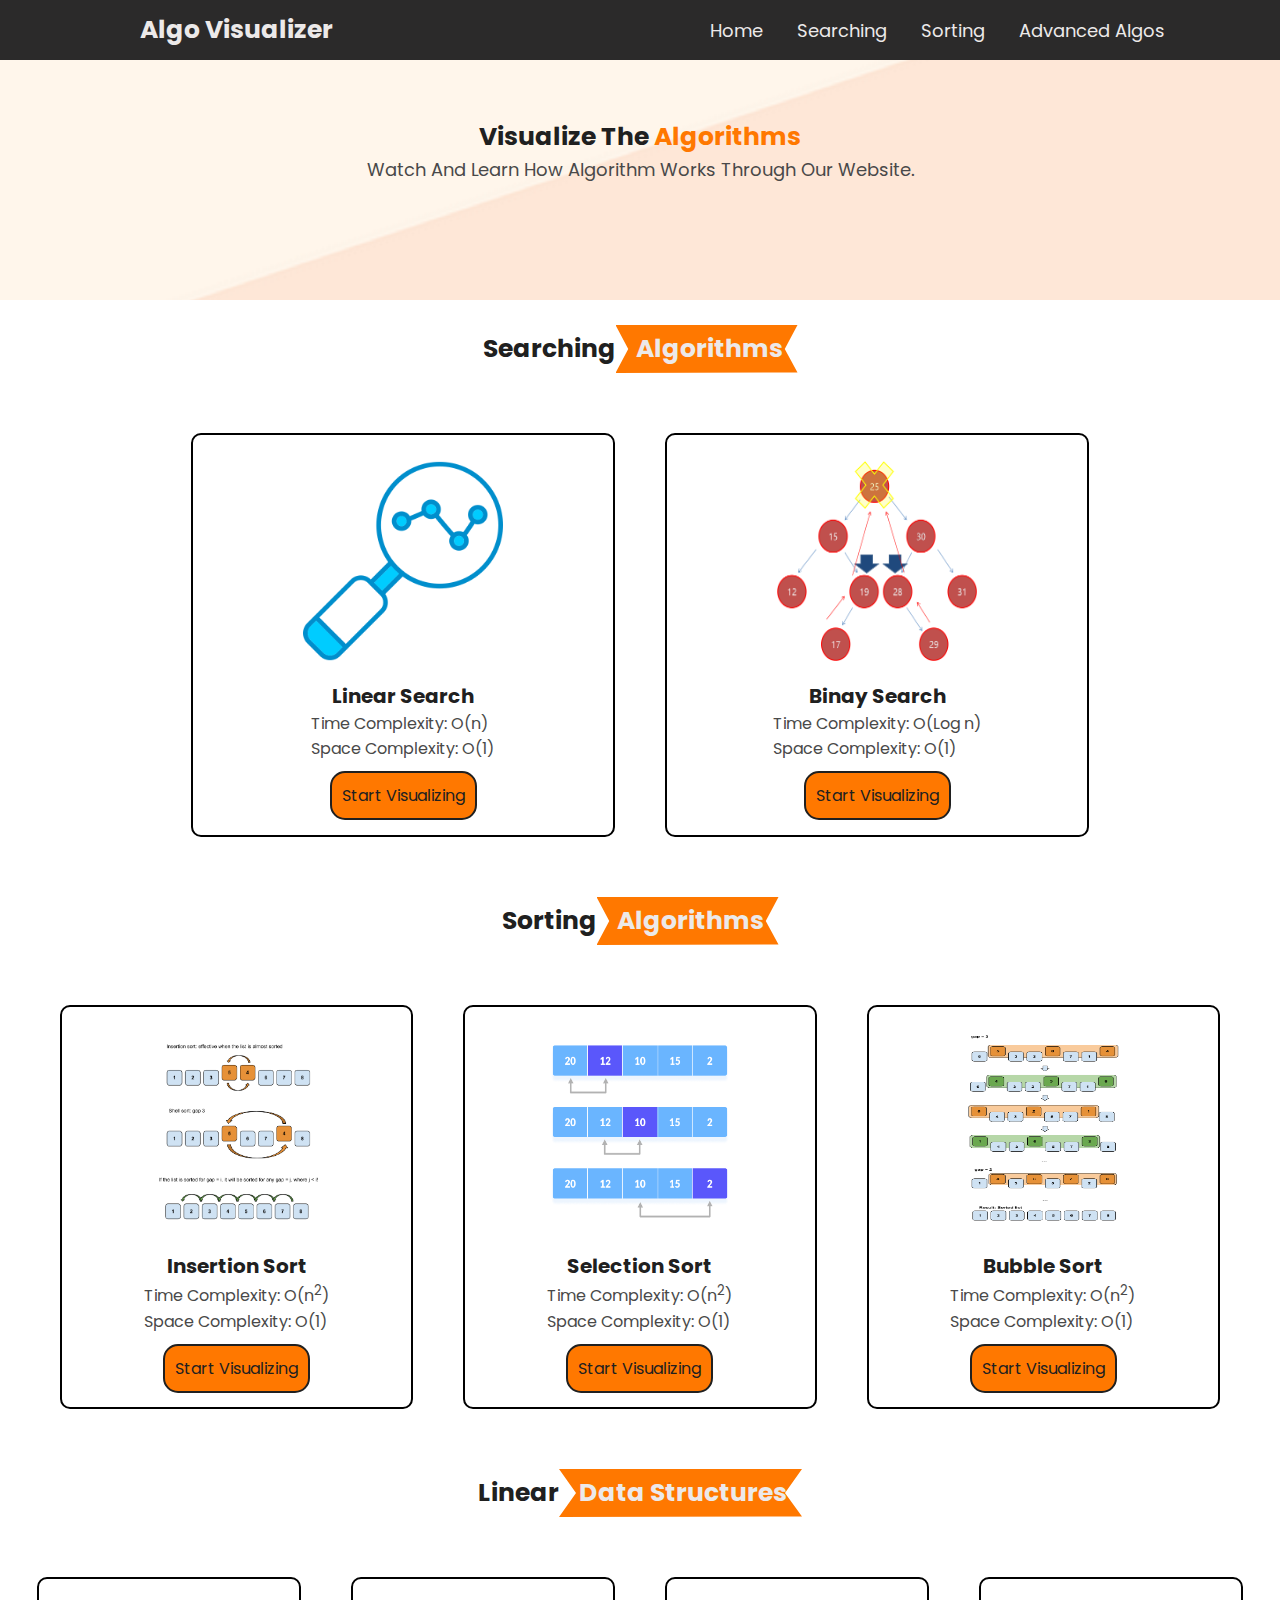
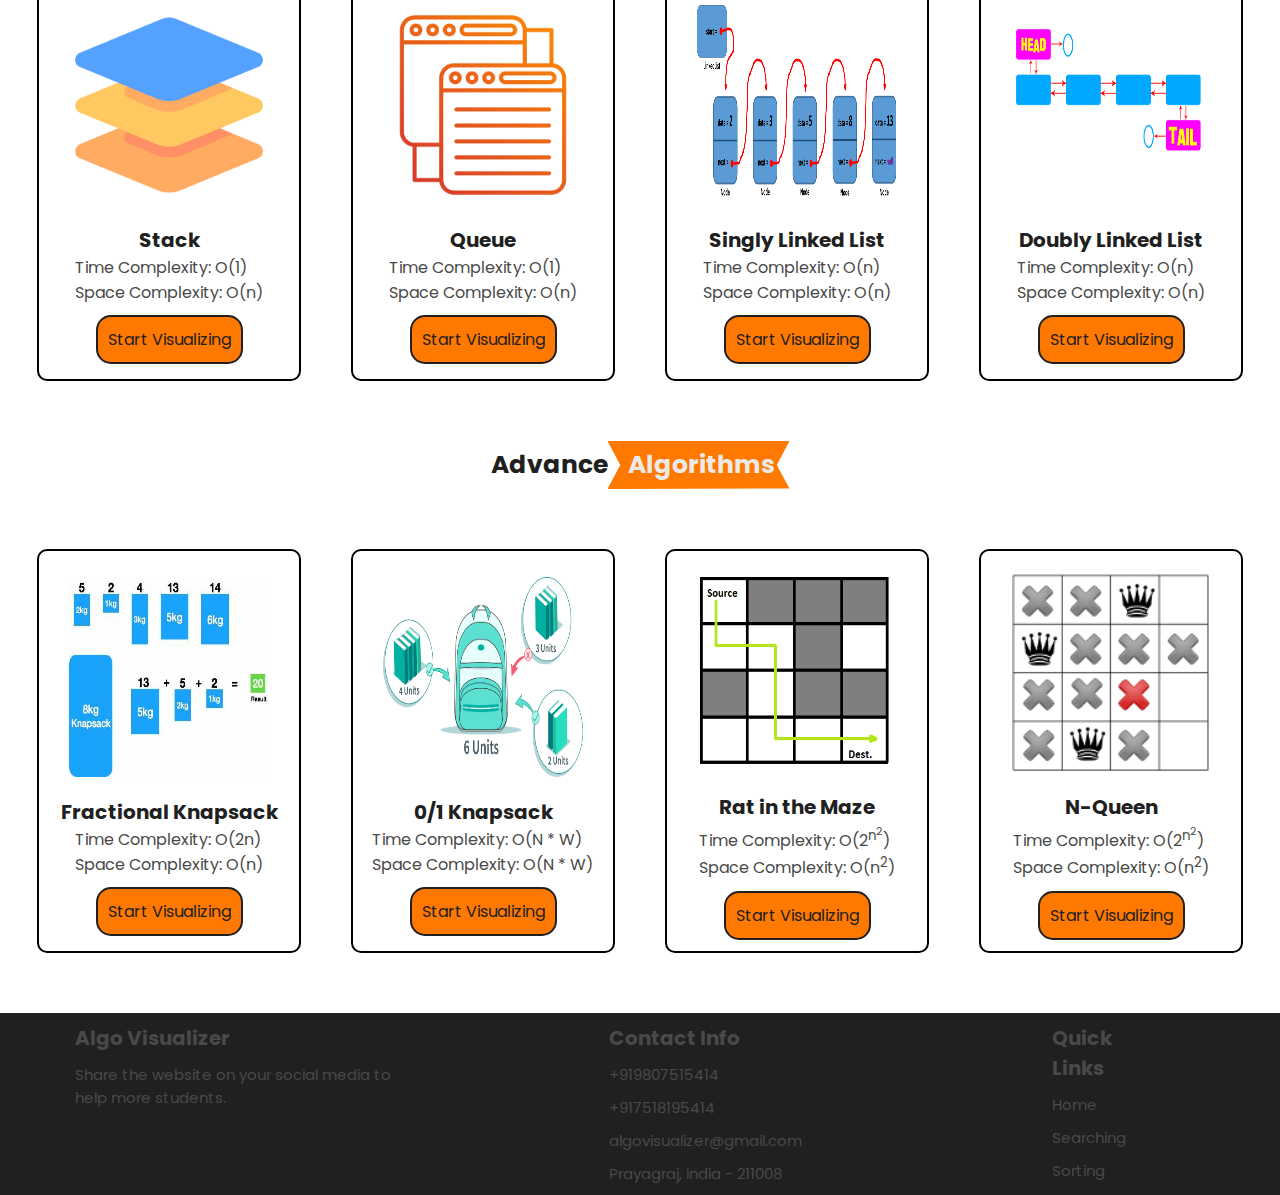
<file: index.html>
<!DOCTYPE html>
<html lang="en">

<head>
    <meta charset="UTF-8">
    <meta http-equiv="X-UA-Compatible" content="IE=edge">
    <meta name="viewport" content="width=device-width, initial-scale=1.0">
    <title>Algo Visualizer</title>

    <link rel="stylesheet" href="css/header.css">
    <link rel="stylesheet" href="css/main.css">
    <link rel="stylesheet" href="css/footer.css">
</head>

<body>
    <header>
        <div class="logo"><a href="index.html" class="logo">Algo Visualizer</a></div>

        <nav class="nav">
            <ul>
                <li><a href="index.html">Home</a></li>
                <li><a href="#searching">Searching</a></li>
                <li><a href="#sorting">Sorting</a></li>
                <li><a href="#advanced">Advanced Algos</a></li>
            </ul>
        </nav>
    </header>

    <main>
        <div class="content">
            <h3>Visualize The<span>&nbsp;Algorithms</span></h3>
            <p>Watch And Learn How Algorithm Works Through Our Website.</p>
        </div>

        <div class="searching" id="searching">
            <h3 class="heading">Searching<span>&nbsp;Algorithms</span></h3>

            <div class="box-container">
                <div class="box">
                    <img src="img/linear-search.png">
                    <h3>Linear Search</h3>
                    <p>Time Complexity: O(n)<br>Space Complexity: O(1)</p>
                    <a href="html/linear-search.html" class="btn">Start Visualizing</a>
                </div>

                <div class="box">
                    <img src="img/binary-search.png">
                    <h3>Binay Search</h3>
                    <p>Time Complexity: O(Log n)<br>Space Complexity: O(1)</p>
                    <a href="html/binary-search.html" class="btn">Start Visualizing</a>
                </div>
            </div>
        </div>

        <div class="sorting" id="sorting">
            <h3 class="heading">Sorting<span>&nbsp;Algorithms</span></h3>

            <div class="box-container">

                <div class="box">
                    <img src="img/insertion-sort.png">
                    <h3>Insertion Sort</h3>
                    <p>Time Complexity: O(n<sup>2</sup>)<br>Space Complexity: O(1)</p>
                    <a href="html/insertion-sort.html" class="btn">Start Visualizing</a>
                </div>

                <div class="box">
                    <img src="img/selection-sort.png">
                    <h3>Selection Sort</h3>
                    <p>Time Complexity: O(n<sup>2</sup>)<br>Space Complexity: O(1)</p>
                    <a href="html/selection-sort.html" class="btn">Start Visualizing</a>
                </div>

                <div class="box">
                    <img src="img/bubble-sort.png">
                    <h3>Bubble Sort</h3>
                    <p>Time Complexity: O(n<sup>2</sup>)<br>Space Complexity: O(1)</p>
                    <a href="html/bubble-sort.html" class="btn">Start Visualizing</a>
                </div>
            </div>
        </div>

        <div class="Linearalgo" id="Linearalgo">
            <h3 class="heading">Linear<span>&nbsp;Data Structures</span></h3>

            <div class="box-container">
                <div class="box">
                    <img src="img/layers.png">
                    <h3>Stack</h3>
                    <p>Time Complexity: O(1)<br>Space Complexity: O(n)</p>
                    <a href="html/stack.html" class="btn">Start Visualizing</a>
                </div>
                <div class="box">
                    <img src="img/queue.png">
                    <h3>Queue</h3>
                    <p>Time Complexity: O(1)<br>Space Complexity: O(n)</p>
                    <a href="html/queue.html" class="btn">Start Visualizing</a>
                </div>
                <div class="box">
                    <img src="img/linked-list.png">
                    <h3>Singly Linked List</h3>
                    <p>Time Complexity: O(n)<br>Space Complexity: O(n)</p>
                    <a href="html/singly-linked-list.html" class="btn">Start Visualizing</a>
                </div>
                <div class="box">
                    <img src="img/double-list.png">
                    <h3>Doubly Linked List</h3>
                    <p>Time Complexity: O(n)<br>Space Complexity: O(n)</p>
                    <a href="html/doubly-linked-list.html" class="btn">Start Visualizing</a>
                </div>
            </div>
        </div>

        <div class="advanced" id="advanced">
            <h3 class="heading">Advance<span>&nbsp;Algorithms</span></h3>

            <div class="box-container">
                <div class="box">
                    <img src="img/fractional_knapsack.jpeg">
                    <h3>Fractional Knapsack</h3>
                    <p>Time Complexity: O(2n)<br>Space Complexity: O(n)</p>
                    <a href="html/greedy-knapsack.html" class="btn">Start Visualizing</a>
                </div>

                <div class="box">
                    <img src="img/knapsack.png">
                    <h3>0/1  Knapsack</h3>
                    <p>Time Complexity: O(N * W)<br>Space Complexity: O(N * W)</p>
                    <a href="html/knapsack.html" class="btn">Start Visualizing</a>
                </div>

                <div class="box">
                    <img src="img/rat-in-maze.png">
                    <h3>Rat in the Maze</h3>
                    <p>Time Complexity: O(2<sup>n<sup>2</sup></sup>)<br>Space Complexity: O(n<sup>2</sup>)</p>
                    <a href="html/rat-in-maze.html" class="btn">Start Visualizing</a>
                </div>
                <div class="box">
                    <img src="img/n-queen.png">
                    <h3>N-Queen</h3>
                    <p>Time Complexity: O(2<sup>n<sup>2</sup></sup>)<br>Space Complexity: O(n<sup>2</sup>)</p>
                    <a href="html/nQueen.html" class="btn">Start Visualizing</a>
                </div>
            </div>


        </div>
    </main>

    <footer>
        <div class="box1">
            <h3>Algo Visualizer</h3>
            <p>Share the website on your social media to help more students.</p>
        </div>

        <div class="box2">
            <h3>Contact Info</h3>
            <li>+919807515414</li>
            <li>+917518195414</li>
            <li>algovisualizer@gmail.com</li>
            <li>Prayagraj, india - 211008</li>
        </div>

        <div class="box2">
            <h3>Quick Links</h3>
            <li><a href="index.html">Home</a></li>
            <li><a href="#searching">Searching</a></li>
            <li><a href="#sorting">Sorting</a></li>
        </div>
    </footer>
</body>

</html>
</file>
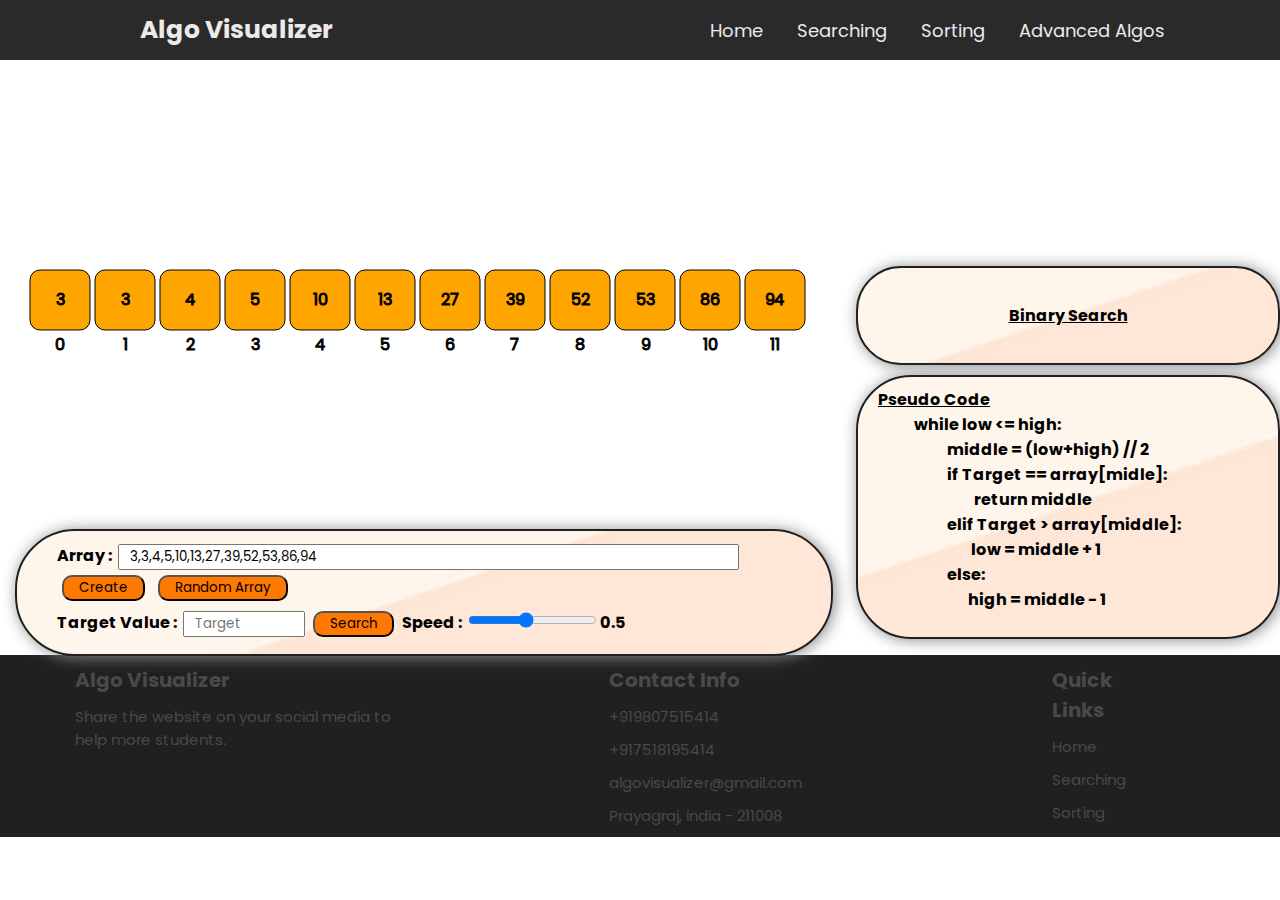
<file: html/binary-search.html>
<!DOCTYPE html>
<html lang="en">

<head>
    <meta charset="UTF-8">
    <meta http-equiv="X-UA-Compatible" content="IE=edge">
    <meta name="viewport" content="width=device-width, initial-scale=1.0">
    <title>Binary Search</title>
    <link rel="stylesheet" href="../css/header.css">
    <link rel="stylesheet" href="../css/style.css">
    <link rel="stylesheet" href="../css/footer.css">
</head>

<body onload="random()">
    <header>
        <div class="logo"><a href="../index.html" class="logo">Algo Visualizer</a></div>

        <nav class="nav">
            <ul>
                <li><a href="../index.html">Home</a></li>
                <li><a href="#">Searching</a></li>
                <li><a href="#">Sorting</a></li>
                <li><a href="#">Advanced Algos</a></li>
            </ul>
        </nav>
    </header>

    <main>
        <div class="box-container">
            <div class="animation-space">

                <svg id="canvas" width="100%" height="100%">
                  

        
                </svg>
            </div>
            <div class="display"></div>
            <div class="code-snippet">
                <div class="code-snippet-container">
                    <div class="code-guide">
                        <pre id="code_guide"><u>Binary Search</u></pre>
                    </div>
                    <div class="pseudo-code">
                        <p><u>Pseudo Code</u></p>

                        <pre id="pre1">            while low <= high: </pre>
                        <pre id="pre2">                       middle = (low+high) // 2</pre>
                        <pre id="pre3">                       if Target == array[midle]:</pre>
                          <pre id="pre4">                                return middle</pre>
                        <pre id="pre5">                       elif Target > array[middle]:</pre>
                           <pre id="pre6">                               low = middle + 1</pre>
                        <pre id="pre7">                       else:</pre>
                            <pre id="pre8">                              high = middle - 1</pre>
                
                    </div>
                </div>
            </div>
            <div class="tool-bar">
                <div class="tool-bar-container">
                    <div class="box1">
                        <label>Array :&nbsp;</label>
                        <input class="inp" type="text" id="user_array" size="50"
                            placeholder="Elements must be Sorted (max 10 elements).">
                        <button class="btn"  id="createbtn" onclick="clear_canvas(),get_array()">Create</button>
                        <button class="btn" id="generatebtn" onclick="reload(),clear_canvas(),random()">Random Array</button>
                    </div>
                    <div class="box2">
                        <label>Target Value :&nbsp;</label>
                        <input class="inp" id="user_input" type="text" size="6" id="target" placeholder="Target">
                        <button class="btn" id="searchbtn" onclick="get_target_value()">Search</button>
                        <!-- <button class="btn" onclick="">Pause</button> -->
                        <label>Speed :&nbsp;</label>
                        <input id="speed" type="range" min=".1" max="1" step=".1" value=".5">
                        <span id="timeValue"> 0.5</span>
                    </div>
                </div>
            </div>
        </div>
    </main>

    <footer>
        <div class="box1">
            <h3>Algo Visualizer</h3>
            <p>Share the website on your social media to help more students.</p>
        </div>

        <div class="box2">
            <h3>Contact Info</h3>
            <li>+919807515414</li>
            <li>+917518195414</li>
            <li>algovisualizer@gmail.com</li>
            <li>Prayagraj, india - 211008</li>
        </div>

        <div class="box2">
            <h3>Quick Links</h3>
            <li><a href="index.html">Home</a></li>
            <li><a href="#searching">Searching</a></li>
            <li><a href="#sorting">Sorting</a></li>
        </div>
    </footer>
    <script src="../js/Binary_Search.js"></script>
</body>

</html>
</file>
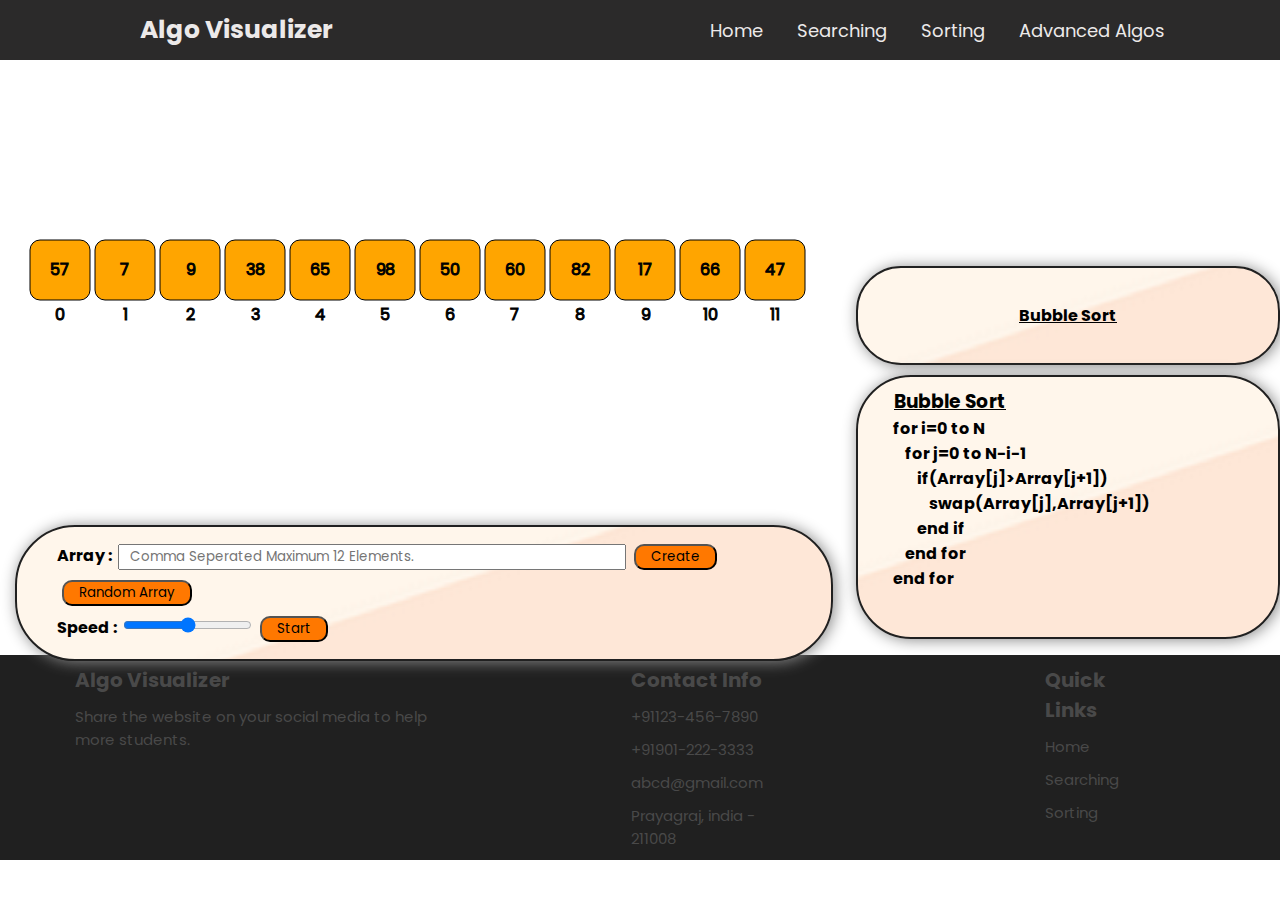
<file: html/bubble-sort.html>
<!DOCTYPE html>
<html lang="en">

<head>
    <meta charset="UTF-8">
    <meta http-equiv="X-UA-Compatible" content="IE=edge">
    <meta name="viewport" content="width=device-width, initial-scale=1.0">
    <title>Bubble Sort</title>
    <link rel="stylesheet" href="../css/header.css">
    <link rel="stylesheet" href="../css/style.css">
    <link rel="stylesheet" href="../css/footer.css">
</head>

<body onload="random_array()">
    <header>
        <div class="logo"><a href="../index.html" class="logo">Algo Visualizer</a></div>

        <nav class="nav">
            <ul>
                <li><a href="../index.html">Home</a></li>
                <li><a href="#">Searching</a></li>
                <li><a href="#">Sorting</a></li>
                <li><a href="#">Advanced Algos</a></li>
            </ul>
        </nav>
    </header>

    <main>
        <div class="box-container">
            <div class="animation-space">
                <svg id="canvas" width="100%" height="100%"></svg>
            </div>
            <div class="display"></div>
            <div class="code-snippet">
                <div class="code-snippet-container">
                    <div class="code-guide">
                        <p id="guid"><u>Bubble Sort</u></p>
                    </div>
                    <div class="pseudo-code">
                        <h3 id="line1"><pre>    <u>Bubble Sort</u></pre></h3>
                        <p><pre id="line2">     for i=0 to N </pre></p>
                        <p><pre id="line3">         for j=0 to N-i-1</pre></p>
                        <p><pre id="line4">             if(Array[j]>Array[j+1])</pre></p>
                        <p><pre id="line5">                 swap(Array[j],Array[j+1])</pre></p>
                        <p><pre id="line6">             end if</pre></p>
                        <p><pre id="line7">         end for</pre></p>
                        <p><pre id="line8">     end for</pre></p>
                    </div>
                </div>
            </div>
            <div class="tool-bar">
                <div class="tool-bar-container">
                    <div class="box1">
                        <label>Array :&nbsp;</label>
                        <input class="inp" type="text" id="user-arr" size="40" placeholder="Comma Seperated Maximum 12 Elements.">
                        <button class="btn" onclick="clear_canvas(), user_array()">Create</button>
                        <button class="btn" onclick="clear_canvas(), random_array()">Random Array</button>
                    </div>
                    <div class="box2">
                        <label>Speed :&nbsp;</label>
                        <input id="speed-bar" type="range" min="0" max="1000">
                        <button class="btn" onclick="bubble_sort();">Start</button>
                    </div>
                </div>
            </div>
        </div>
    </main>

    <footer>
        <div class="box1">
            <h3>Algo Visualizer</h3>
            <p>Share the website on your social media to help more students.</p>
        </div>

        <div class="box2">
            <h3>Contact Info</h3>
            <li>+91123-456-7890</li>
            <li>+91901-222-3333</li>
            <li>abcd@gmail.com</li>
            <li>Prayagraj, india - 211008</li>
        </div>

        <div class="box2">
            <h3>Quick Links</h3>
            <li><a href="index.html">Home</a></li>
            <li><a href="#searching">Searching</a></li>
            <li><a href="#sorting">Sorting</a></li>
        </div>
    </footer>

    <script src="../js/Bubble-sort.js"></script>
</body>

</html>
</file>
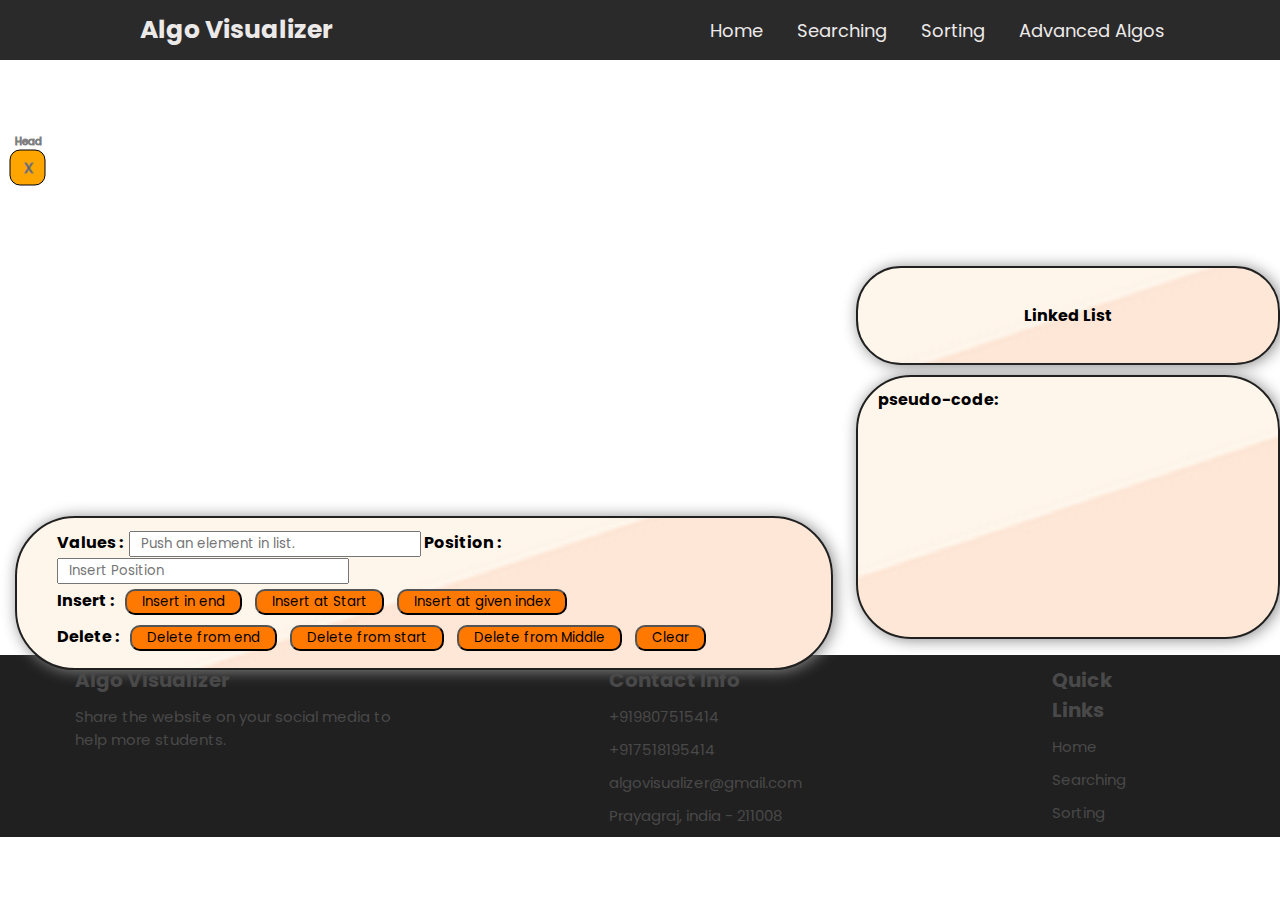
<file: html/doubly-linked-list.html>
<!DOCTYPE html>
<html lang="en">

<head>
    <meta charset="UTF-8">
    <meta http-equiv="X-UA-Compatible" content="IE=edge">
    <meta name="viewport" content="width=device-width, initial-scale=1.0">
    <title>Linear Search</title>
    <link rel="stylesheet" href="../css/header.css">
    <link rel="stylesheet" href="../css/style.css">
    <link rel="stylesheet" href="../css/footer.css">
</head>

<body onload="targetRect()">
    <header>
        <div class="logo"><a href="../index.html" class="logo">Algo Visualizer</a></div>

        <nav class="nav">
            <ul>
                <li><a href="../index.html">Home</a></li>
                <li><a href="#">Searching</a></li>
                <li><a href="#">Sorting</a></li>
                <li><a href="#">Advanced Algos</a></li>
            </ul>
        </nav>
    </header>

    <main>
        <div class="box-container">
            <div class="animation-space">
                
            <svg id="bar-container" width="100%" height="100%">

                <g>
                            <!-- <defs>
                                <pattern id="grid" width="30" height="30" patternUnits="userSpaceOnUse">
                                    <rect width="80" height="80" fill="url(#smallGrid)" />
                                    <path d="M 80 0 L 0 0 0 80" fill="none" stroke="gray" stroke-width="1" />
                                </pattern>
                            </defs> -->
    
                            <rect width="100%" height="100%" fill="url(#grid)" />
                        </g>
    
            </svg>
        </div>
            <div class="display"></div>
            <div class="code-snippet">
                <div class="code-snippet-container">
                    <div class="code-guide">
                        <p id="guide">Linked List</p>
                    </div>
                    <div class="pseudo-code">
                        <p id="l-1">pseudo-code:</p>
                        <p id="l0"></p>
                        <p id="l1"></p>
                        <p id="l2"></p>
                        <p id="l3"></p>
                        <p id="l4"></p>
                        <p id="l5"></p>
                        <p id="l6"></p>
                        <p id="l7"></p>
                    </div>
                </div>
            </div>
            <div class="tool-bar">
                <div class="tool-bar-container">
                    <div class="box1">
                        <label>Values :&nbsp;</label>
                        <input class="inp" type="text" id="user-arr" size="21" placeholder="Push an element in list.">
                        <label>Position :&nbsp;</label>
                        <input class="inp" type="text" id="position" size="21" placeholder="Insert Position">
                        
                    </div>
                    <div class="box1">
                        <div class="box1">
                            <label>Insert :&nbsp;</label>
                            <button class="btn" onclick="insert()">Insert in end</button>
                            <button class="btn" onclick="insertStart()">Insert at Start</button>
                            <button class="btn" onclick="insertMiddle()">Insert at given index</button>
                        </div>
                        <label>Delete :&nbsp;</label>
                        <button class="btn" onclick="remove()">Delete from end</button>
                        <button class="btn" onclick="deleteStart()">Delete from start</button>
                        <button class="btn" onclick="deleteMiddle()">Delete from Middle</button>
                        <button class="btn" onclick="clearElements()">Clear</button>
                    </div>
                </div>
            </div>
        </div>
    </main>

    <footer>
        <div class="box1">
            <h3>Algo Visualizer</h3>
            <p>Share the website on your social media to help more students.</p>
        </div>

        <div class="box2">
            <h3>Contact Info</h3>
            <li>+919807515414</li>
            <li>+917518195414</li>
            <li>algovisualizer@gmail.com</li>
            <li>Prayagraj, india - 211008</li>
        </div>

        <div class="box2">
            <h3>Quick Links</h3>
            <li><a href="index.html">Home</a></li>
            <li><a href="#searching">Searching</a></li>
            <li><a href="#sorting">Sorting</a></li>
        </div>
    </footer>
    <script src="../js/doubly-linked-list.js"></script>
</body>

</html>
</file>
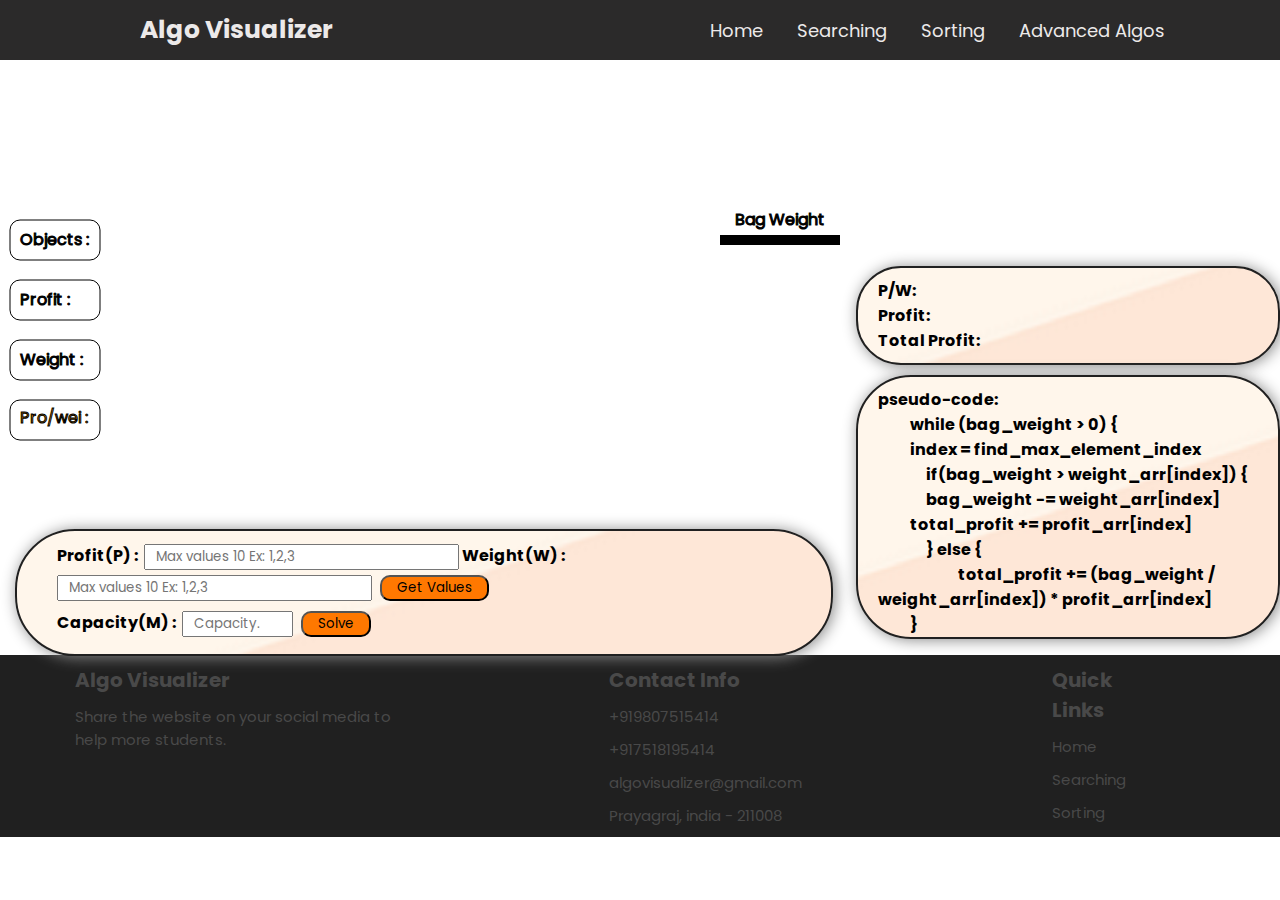
<file: html/greedy-knapsack.html>
<!DOCTYPE html>
<html lang="en">

<head>
    <meta charset="UTF-8">
    <meta http-equiv="X-UA-Compatible" content="IE=edge">
    <meta name="viewport" content="width=device-width, initial-scale=1.0">
    <title>Fractional Knapsack</title>
    <link rel="stylesheet" href="../css/header.css">
    <link rel="stylesheet" href="../css/style.css">
    <link rel="stylesheet" href="../css/footer.css">
</head>

<body onload="nameRect(),targetText(),startbar()">
    <header>
        <div class="logo"><a href="../index.html" class="logo">Algo Visualizer</a></div>

        <nav class="nav">
            <ul>
                <li><a href="../index.html">Home</a></li>
                <li><a href="#">Searching</a></li>
                <li><a href="#">Sorting</a></li>
                <li><a href="#">Advanced Algos</a></li>
            </ul>
        </nav>
    </header>

    <main>
        <div class="box-container">
            <div class="animation-space">
                
            <svg id="bar-container" width="100%" height="100%">

                <g>
                            <!-- <defs>
                                <pattern id="grid" width="30" height="30" patternUnits="userSpaceOnUse">
                                    <rect width="80" height="80" fill="url(#smallGrid)" />
                                    <path d="M 80 0 L 0 0 0 80" fill="none" stroke="gray" stroke-width="1" />
                                </pattern>
                            </defs> -->
    
                            <rect width="100%" height="100%" fill="url(#grid)" />
                        </g>
    
            </svg>
        </div>
            <div class="display"></div>
            <div class="code-snippet">
                <div class="code-snippet-container">
                    <div id="code-guide" style="margin-bottom: 10px;
                    padding: 10px 20px;
                    width: 380px;
                    height: 75px;
                    justify-content: center;
                    align-items: center;
                    background-image: url(../img/background.png);
                    background-position: center;
                    border: 2px solid var(--black);
                    border-radius: 45px;
                    box-shadow: 2px 1px 15px #888888;
                    font-weight: bold;">
                        <p id="guidePW">P/W: </p>
                        <p id="guideProfit">Profit: </p>
                        <p id="guideTotalProfit">Total Profit: </p>
                    </div>
                    <div class="pseudo-code">
                        <p id="l-1">pseudo-code:</p>
                        <p id="l0">&emsp;&emsp;while (bag_weight > 0) {</p>
                        <p id="l1">&emsp;&emsp;index = find_max_element_index</p>
                        <p id="l2">&emsp;&emsp;&emsp;if(bag_weight > weight_arr[index]) {</p>
                        <p id="l3">&emsp;&emsp;&emsp;bag_weight -= weight_arr[index]</p>
                        <p id="l4">&emsp;&emsp;total_profit += profit_arr[index]</p>
                        <p id="l5">&emsp;&emsp;&emsp;} else {</p>
                        <p id="l6">&emsp;&emsp;&emsp;&emsp;&emsp;total_profit += (bag_weight / weight_arr[index]) * profit_arr[index]</p>
                        <p id="l7">&emsp;&emsp;}</p>
                    </div>
                </div>
            </div>
            <div class="tool-bar">
                <div class="tool-bar-container">
                    <div class="box1">
                        <label>Profit(P) :&nbsp;</label>
                        <input class="inp" type="text" id="profit-arr" size="23" placeholder="Max values 10 Ex: 1,2,3">
                        <label>Weight(W) :&nbsp;</label>
                        <input class="inp" type="text" id="weight-arr" size="23" placeholder="Max values 10 Ex: 1,2,3">
                        <button class="btn" onclick="getValues(),targetRect()">Get Values</button>
                    </div>
                    <div class="box1">
                        <div class="box1">
                            <label>Capacity(M) :&nbsp;</label>
                            <input class="inp" type="text" id="capacity" size="5" placeholder="Capacity.">
                             <button class="btn" onclick="solveKnapsack()">Solve</button>
                        
                        </div>
                        <!-- <label>Delete :&nbsp;</label>
                        <button class="btn" onclick="remove()">Delete from end</button>
                        <button class="btn" onclick="deleteStart()">Delete from start</button>
                        <button class="btn" onclick="deleteMiddle()">Delete from Middle</button>
                        <button class="btn" onclick="clearElements()">Clear</button> -->
                    </div>
                </div>
            </div>
        </div>
    </main>

    <footer>
        <div class="box1">
            <h3>Algo Visualizer</h3>
            <p>Share the website on your social media to help more students.</p>
        </div>

        <div class="box2">
            <h3>Contact Info</h3>
            <li>+919807515414</li>
            <li>+917518195414</li>
            <li>algovisualizer@gmail.com</li>
            <li>Prayagraj, india - 211008</li>
        </div>

        <div class="box2">
            <h3>Quick Links</h3>
            <li><a href="index.html">Home</a></li>
            <li><a href="#searching">Searching</a></li>
            <li><a href="#sorting">Sorting</a></li>
        </div>
    </footer>
    <script src="../js/greedy-knapsack.js"></script>
</body>

</html>
</file>
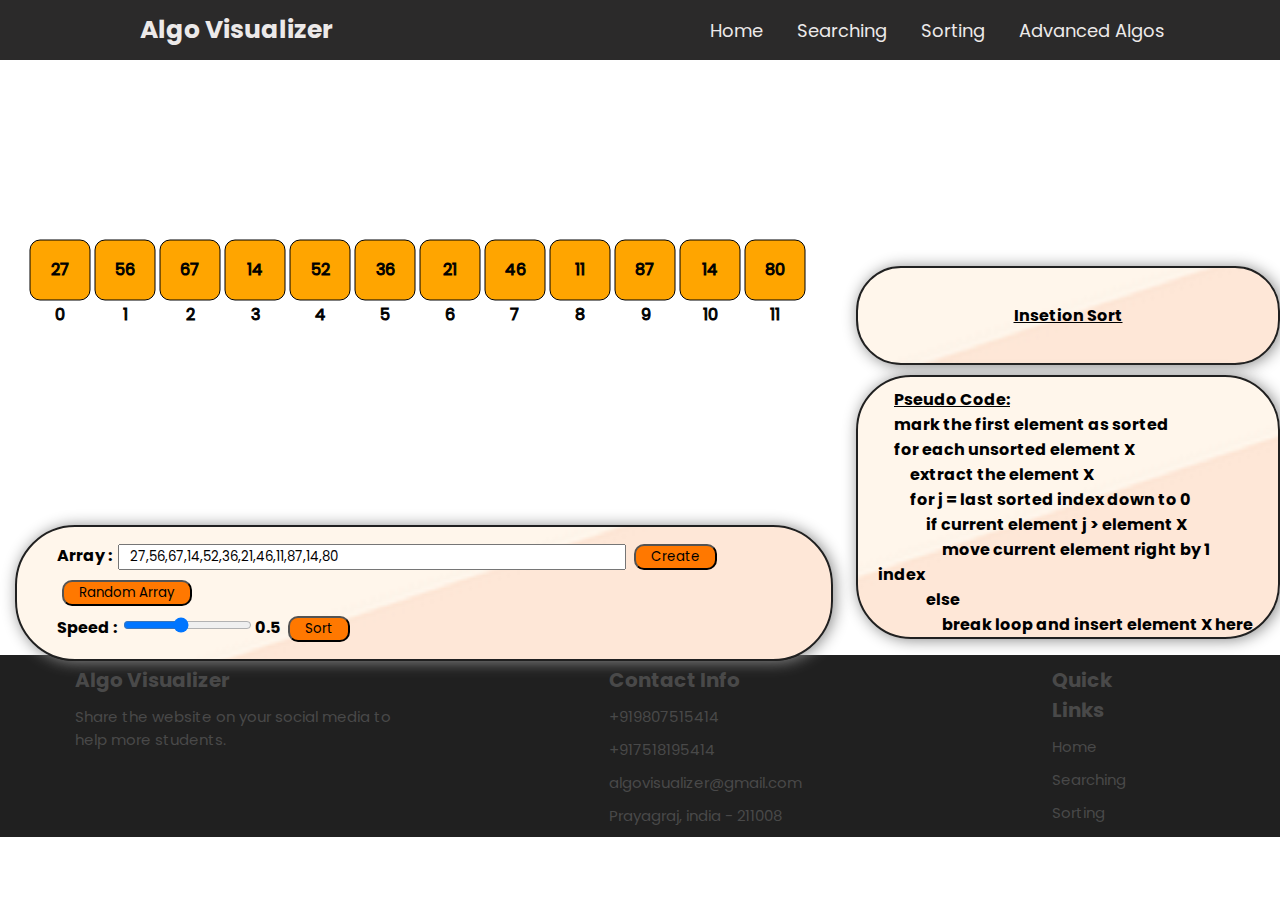
<file: html/insertion-sort.html>
<!DOCTYPE html>
<html lang="en">

<head>
    <meta charset="UTF-8">
    <meta http-equiv="X-UA-Compatible" content="IE=edge">
    <meta name="viewport" content="width=device-width, initial-scale=1.0">
    <title>Insertion Sort</title>
    <link rel="stylesheet" href="../css/header.css">
    <link rel="stylesheet" href="../css/style.css">
    <link rel="stylesheet" href="../css/footer.css">
</head>

<body onload="random_array()">
    <header>
        <div class="logo"><a href="../index.html" class="logo">Algo Visualizer</a></div>

        <nav class="nav">
            <ul>
                <li><a href="../index.html">Home</a></li>
                <li><a href="#">Searching</a></li>
                <li><a href="#">Sorting</a></li>
                <li><a href="#">Advanced Algos</a></li>
            </ul>
        </nav>
    </header>

    <main>
        <div class="box-container">
            <div class="animation-space">
                <svg id="canvas" width="100%" height="100%">
                    <!-- <g>
                        <defs>
                            <pattern id="grid" width="30" height="30" patternUnits="userSpaceOnUse">
                                <rect width="80" height="80" fill="url(#smallGrid)" />
                                <path d="M 80 0 L 0 0 0 80" fill="none" stroke="gray" stroke-width="1" />
                            </pattern>
                        </defs>

                        <rect width="100%" height="100%" fill="url(#grid)" />
                    </g> -->

                </svg>
            </div>
            <div class="display"></div>
            <div class="code-snippet">
                <div class="code-snippet-container">
                    <div class="code-guide">
                        <p id="guid"><u>Insertion Sort</u></p>
                    </div>
                    <div class="pseudo-code">
                        <p id="line1">&emsp;<u>Pseudo Code:</u></p>
                        <p id="line2">&emsp;mark the first element as sorted</p>
                        <p id="line3">&emsp;for each unsorted element X</p>
                        <p id="line4">&emsp;&emsp;extract the element X</p>
                        <p id="line5">&emsp;&emsp;for j = last sorted index down to 0</p>
                        <p id="line6">&emsp;&emsp;&emsp;if current element j > element X</p>
                        <p id="line7">&emsp;&emsp;&emsp;&emsp;move current element right by 1 index</p>
                        <p id="line8">&emsp;&emsp;&emsp;else</p>
                        <p id="line9">&emsp;&emsp;&emsp;&emsp;break loop and insert element X here</p>
                    </div>
                </div>
            </div>
            <div class="tool-bar">
                <div class="tool-bar-container">
                    <div class="box1">
                        <label>Array :&nbsp;</label>
                        <input class="inp" type="text" id="user-arr" size="40" placeholder="Comma Seperated Maximum 12 Elements.">
                        <button class="btn" id="createbtn" onclick="clear_canvas(), user_array()">Create</button>
                        <button class="btn" id="generatebtn" onclick="clear_canvas(), random_array()">Random Array</button>
                    </div>
                    <div class="box2">
                        <label>Speed :&nbsp;</label>
                        <input id="speed" type="range" min=".1" max="1" step=".1" value=".5">
                        <span id="timeValue"> 0.5</span>
                        <button class="btn" id="sortbtn" onclick="insertion_sort()">Sort</button>
                        <!-- <button class="btn" onclick="">Pause</button> -->
                    </div>
                </div>
            </div>
        </div>
    </main>

    <footer>
        <div class="box1">
            <h3>Algo Visualizer</h3>
            <p>Share the website on your social media to help more students.</p>
        </div>

        <div class="box2">
            <h3>Contact Info</h3>
            <li>+919807515414</li>
            <li>+917518195414</li>
            <li>algovisualizer@gmail.com</li>
            <li>Prayagraj, india - 211008</li>
        </div>

        <div class="box2">
            <h3>Quick Links</h3>
            <li><a href="index.html">Home</a></li>
            <li><a href="#searching">Searching</a></li>
            <li><a href="#sorting">Sorting</a></li>
        </div>
    </footer>

    <script src="../js/insertion-sort.js"></script>
</body>

</html>
</file>
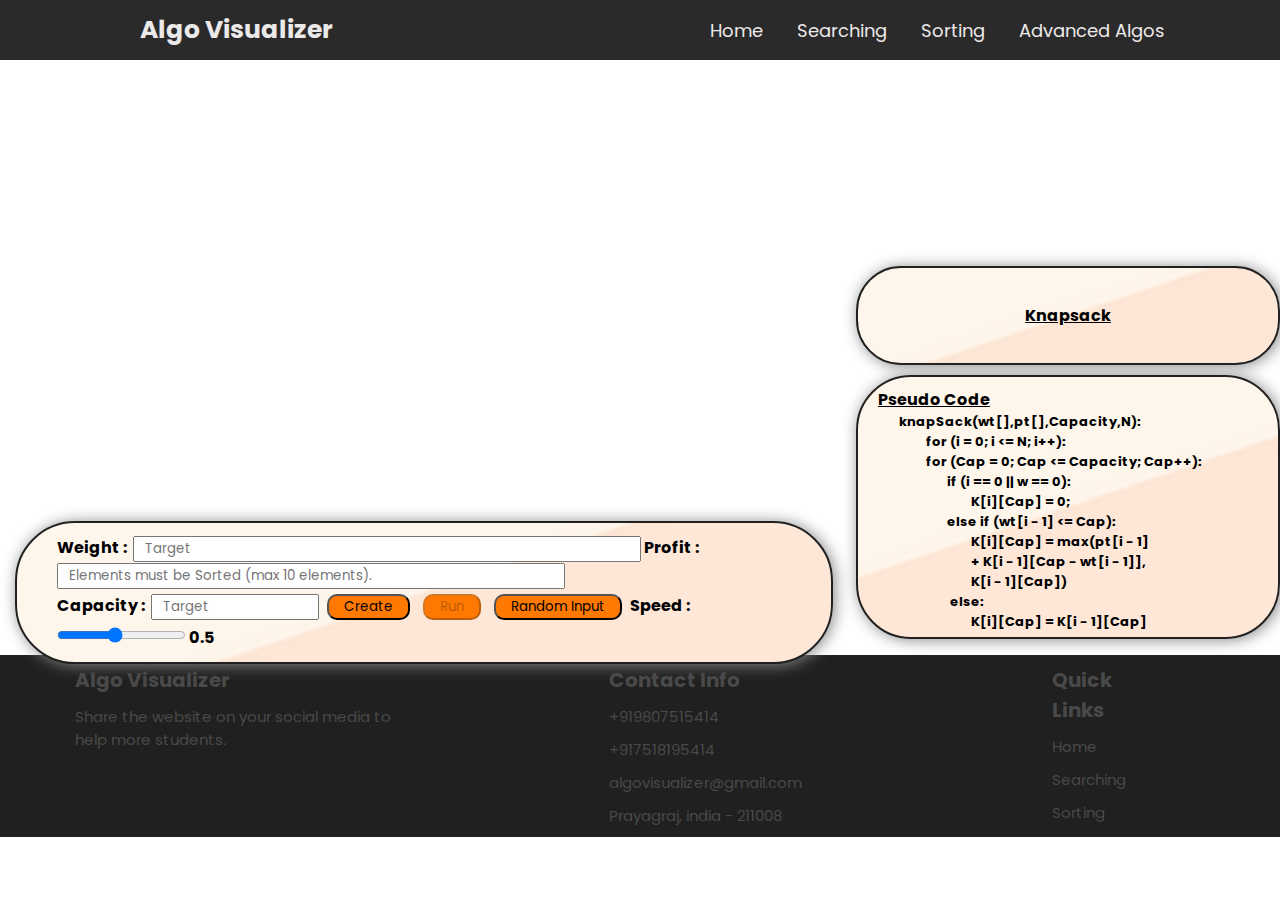
<file: html/knapsack.html>
<!DOCTYPE html>
<html lang="en">

<head>
    <meta charset="UTF-8">
    <meta http-equiv="X-UA-Compatible" content="IE=edge">
    <meta name="viewport" content="width=device-width, initial-scale=1.0">
    <title>Document</title>
    <link rel="stylesheet" href="../css/header.css">
    <link rel="stylesheet" href="../css/style.css">
    <link rel="stylesheet" href="../css/footer.css">
    
</head>

<body>

    <header>
        <div class="logo"><a href="../index.html" class="logo">Algo Visualizer</a></div>

        <nav class="nav">
            <ul>
                <li><a href="../index.html">Home</a></li>
                <li><a href="#">Searching</a></li>
                <li><a href="#">Sorting</a></li>
                <li><a href="#">Advanced Algos</a></li>
            </ul>
        </nav>
    </header>

    <main>
        <div class="box-container">

            <div class="animation-space ">
                <svg id="canvas" width="100%" height="100%">
                  


                </svg>
            </div>

            <div class="display"></div>
            <div class="code-snippet">
                <div class="code-snippet-container">
                    <div class="code-guide">
                        <pre id="code_guide"><u>Knapsack</u></pre>
                    </div>
                    <div class="pseudo-code">
                        <p><u>Pseudo Code</u></p>

                        <pre class="preview" id="pre1">       knapSack(wt[],pt[],Capacity,N): </pre>
                        <pre class="preview" id="pre2">                for (i = 0; i <= N; i++):</pre>
                        <pre class="preview" id="pre3">                for (Cap = 0; Cap <= Capacity; Cap++):</pre>
                        <pre class="preview" id="pre4">                       if (i == 0 || w == 0):</pre>
                        <pre class="preview" id="pre5">                               K[i][Cap] = 0;</pre>
                        <pre class="preview" id="pre6">                       else if (wt[i - 1] <= Cap):</pre>
                        <pre class="preview" id="pre7">                               K[i][Cap] = max(pt[i - 1]
                               + K[i - 1][Cap - wt[i - 1]],
                               K[i - 1][Cap])</pre>
        <pre class="preview" id="pre8">                        else:</pre>
                        <pre class="preview" id="pre9">                               K[i][Cap] = K[i - 1][Cap]</pre>
                        </pre>

                    </div>
                </div>
            </div>
            <div class="tool-bar">
                <div class="tool-bar-container">
                    <div class="box1">

                        <label>Weight :&nbsp;</label>
                        <input class="inp" id="weight_array" type="text" size="40" placeholder="Target">

                        <label>Profit :&nbsp;</label>
                        <input class="inp" type="text" id="profit_array" size="40"
                            placeholder="Elements must be Sorted (max 10 elements).">


                    </div>
                    <div class="box2">
                        <label>Capacity :&nbsp;</label>
                        <input class="inp" type="text" size="10" id="capacity" placeholder="Target">

                        <button id="set" class="btn" onclick="set()">Create</button>

                        <button class="btn" id="checked" onclick="run()" disabled="true">Run</button>
                        <button class="btn" id="random" onclick="random()">Random Input</button>

                        <label>Speed :&nbsp;</label>
                        <input id="speed" type="range" min=".1" max="1" step=".1" value=".5">
                        <span id="timeValue"> 0.5</span>
                    </div>
                </div>
            </div>
        </div>
    </main>

    <footer>
        <div class="box1">
            <h3>Algo Visualizer</h3>
            <p>Share the website on your social media to help more students.</p>
        </div>

        <div class="box2">
            <h3>Contact Info</h3>
            <li>+919807515414</li>
            <li>+917518195414</li>
            <li>algovisualizer@gmail.com</li>
            <li>Prayagraj, india - 211008</li>
        </div>

        <div class="box2">
            <h3>Quick Links</h3>
            <li><a href="index.html">Home</a></li>
            <li><a href="#searching">Searching</a></li>
            <li><a href="#sorting">Sorting</a></li>
        </div>
    </footer>

    <script src="../js/knapsack.js"></script>

</body>

</html>
</file>
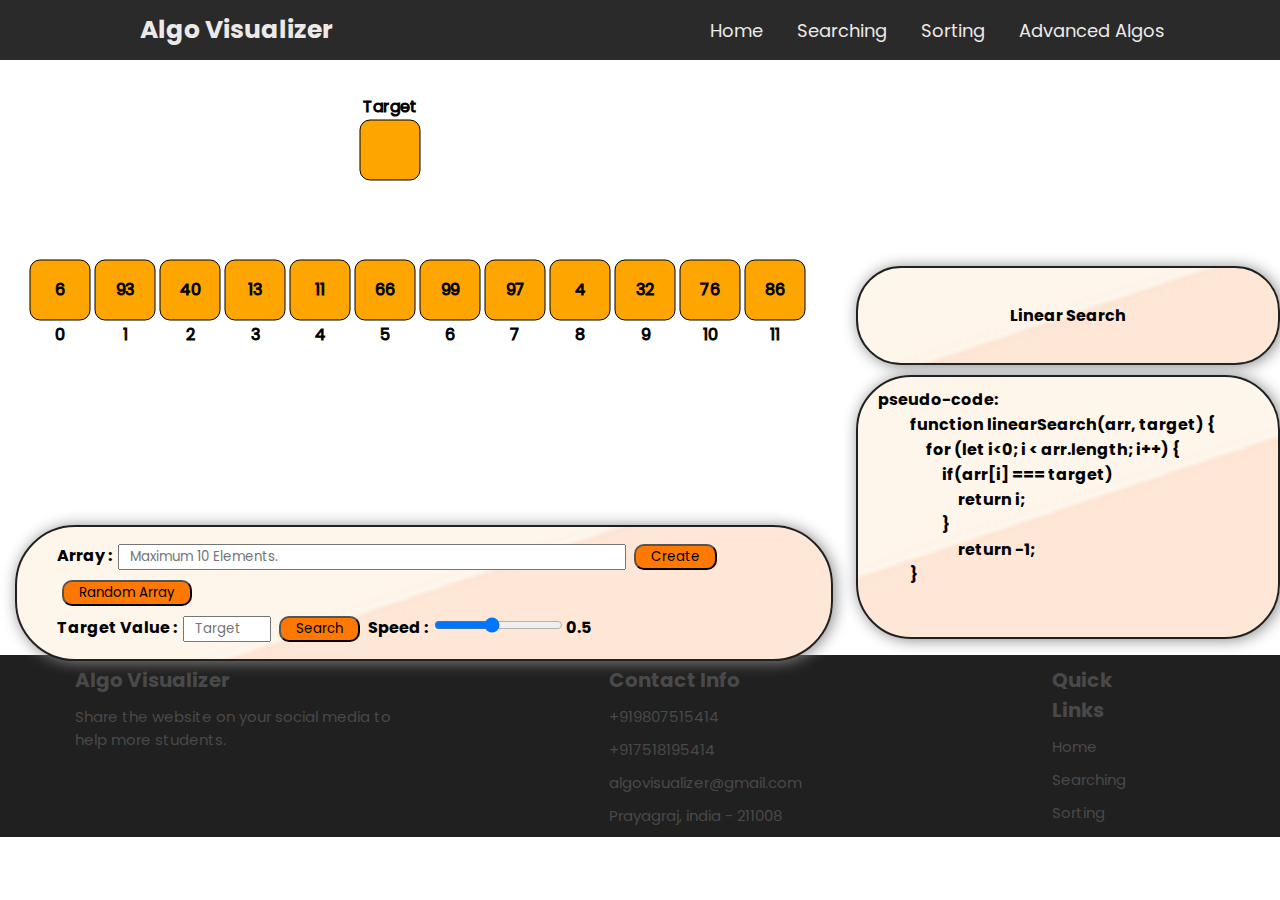
<file: html/linear-search.html>
<!DOCTYPE html>
<html lang="en">

<head>
    <meta charset="UTF-8">
    <meta http-equiv="X-UA-Compatible" content="IE=edge">
    <meta name="viewport" content="width=device-width, initial-scale=1.0">
    <title>Linear Search</title>
    <link rel="stylesheet" href="../css/header.css">
    <link rel="stylesheet" href="../css/style.css">
    <link rel="stylesheet" href="../css/footer.css">
</head>

<body onload="random_array(), userRect()">
    <header>
        <div class="logo"><a href="../index.html" class="logo">Algo Visualizer</a></div>

        <nav class="nav">
            <ul>
                <li><a href="../index.html">Home</a></li>
                <li><a href="#">Searching</a></li>
                <li><a href="#">Sorting</a></li>
                <li><a href="#">Advanced Algos</a></li>
            </ul>
        </nav>
    </header>

    <main>
        <div class="box-container">
            <div class="animation-space">
                
            <svg id="bar-container" width="100%" height="100%">

                <g>
                            <!-- <defs>
                                <pattern id="grid" width="30" height="30" patternUnits="userSpaceOnUse">
                                    <rect width="80" height="80" fill="url(#smallGrid)" />
                                    <path d="M 80 0 L 0 0 0 80" fill="none" stroke="gray" stroke-width="1" />
                                </pattern>
                            </defs> -->
    
                            <rect width="100%" height="100%" fill="url(#grid)" />
                        </g>
    
            </svg>
        </div>
            <div class="display"></div>
            <div class="code-snippet">
                <div class="code-snippet-container">
                    <div class="code-guide">
                        <p id="guide">Linear Search</p>
                    </div>
                    <div class="pseudo-code">
                        <p id="l0">pseudo-code:</p>
                        <p id="l1">&emsp;&emsp;function linearSearch(arr, target) {</p>
                        <p id="l2">&emsp;&emsp;&emsp;for (let i<0; i < arr.length; i++) {</p>
                        <p id="l3">&emsp;&emsp;&emsp;&emsp;if(arr[i] === target)</p>
                        <p id="l4">&emsp;&emsp;&emsp;&emsp;&emsp;return i;</p>
                        <p id="l5">&emsp;&emsp;&emsp;&emsp;}</p>
                        <p id="l6">&emsp;&emsp;&emsp;&emsp;&emsp;return -1;</p>
                        <p id="l7">&emsp;&emsp;}</p>
                    </div>
                </div>
            </div>
            <div class="tool-bar">
                <div class="tool-bar-container">
                    <div class="box1">
                        <label>Array :&nbsp;</label>
                        <input class="inp" type="text" id="user-arr" size="40" placeholder="Maximum 10 Elements.">
                        <button id="btnCreate" class="btn" onclick="clearContainer(), user_array()">Create</button>
                        <button id="btnRandom" class="btn" onclick="clearContainer(), random_array()">Random Array</button>
                    </div>
                    <div class="box2">
                        <label>Target Value :&nbsp;</label>
                        <input class="inp" type="text" size="3" id="target" placeholder="Target">
                        <button id="btnSearch" class="btn" onclick="linearSearch()">Search</button>
                        <!-- <button class="btn" onclick="">Pause</button> -->
                        <label>Speed :&nbsp;</label>
                        <input id="speed" type="range" min=".1" max="1" step=".1" value=".5">
                        <span id="timeValue"> 0.5</span>
                    </div>
                </div>
            </div>
        </div>
    </main>

    <footer>
        <div class="box1">
            <h3>Algo Visualizer</h3>
            <p>Share the website on your social media to help more students.</p>
        </div>

        <div class="box2">
            <h3>Contact Info</h3>
            <li>+919807515414</li>
            <li>+917518195414</li>
            <li>algovisualizer@gmail.com</li>
            <li>Prayagraj, india - 211008</li>
        </div>

        <div class="box2">
            <h3>Quick Links</h3>
            <li><a href="index.html">Home</a></li>
            <li><a href="#searching">Searching</a></li>
            <li><a href="#sorting">Sorting</a></li>
        </div>
    </footer>
    <script src="../js/linearsearch.js"></script>
</body>

</html>
</file>
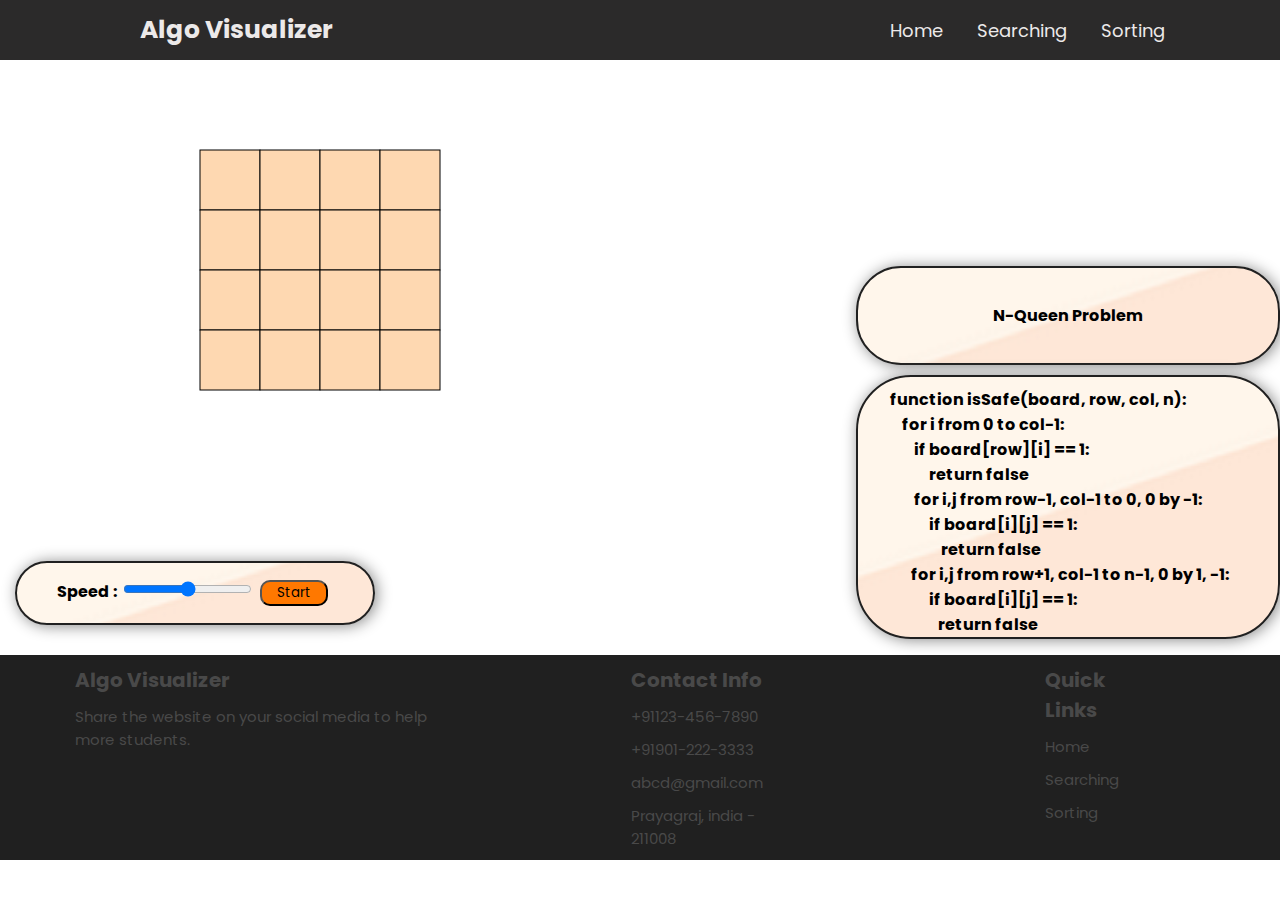
<file: html/nQueen.html>
<!DOCTYPE html>
<html lang="en">

<head>
    <meta charset="UTF-8">
    <meta http-equiv="X-UA-Compatible" content="IE=edge">
    <meta name="viewport" content="width=device-width, initial-scale=1.0">
    <title>N-Queen Problem</title>
    <link rel="stylesheet" href="../css/header.css">
    <link rel="stylesheet" href="../css/style.css">
    <link rel="stylesheet" href="../css/footer.css">
</head>

<body onload="createBoard(4)">
    <header>
        <div class="logo"><a href="../index.html" class="logo">Algo Visualizer</a></div>

        <nav class="nav">
            <ul>
                <li><a href="../index.html">Home</a></li>
                <li><a href="#">Searching</a></li>
                <li><a href="#">Sorting</a></li>
            </ul>
        </nav>
    </header>

    <main>
        <div class="box-container">
            <div class="animation-space">
                <svg id="canvas" width="100%" height="100%">
                </svg>
            </div>
            <div class="display"></div>
            <div class="code-snippet">
                <div class="code-snippet-container">
                    <div class="code-guide"><p id="guid">N-Queen Problem</p></div>
                    <div class="pseudo-code">
                        <p><pre id="line1">    function isSafe(board, row, col, n):</pre></p>
                        <p><pre id="line2">        for i from 0 to col-1:</pre></p>
                        <p><pre id="line3">            if board[row][i] == 1:</pre></p>
                        <p><pre id="line4">                 return false</pre></p>
                        <p><pre id="line5">            for i,j from row-1, col-1 to 0, 0 by -1:</pre></p>
                        <p><pre id="line6">                 if board[i][j] == 1:</pre></p>
                        <p><pre id="line7">                     return false</pre></p>
                        <p><pre  id="line8">           for i,j from row+1, col-1 to n-1, 0 by 1, -1:</pre></p>
                        <p><pre  id="line9">                 if board[i][j] == 1:</pre></p>
                        <p><pre  id="line10">                    return false</pre></p>
                    </div>
                </div>
            </div>
            <div class="tool-bar">
                <div class="tool-bar-container">
                    <div class="box2">
                        <label>Speed :&nbsp;</label>
                        <input type="range" id="speed-bar"  min="10" max="2000">
                        <button class="btn" onclick="visualization()">Start</button>
                        <!-- <button class="btn" onclick="">Pause</button> -->
                    </div>
                </div>
            </div>
        </div>
    </main>

    <footer>
        <div class="box1">
            <h3>Algo Visualizer</h3>
            <p>Share the website on your social media to help more students.</p>
        </div>

        <div class="box2">
            <h3>Contact Info</h3>
            <li>+91123-456-7890</li>
            <li>+91901-222-3333</li>
            <li>abcd@gmail.com</li>
            <li>Prayagraj, india - 211008</li>
        </div>

        <div class="box2">
            <h3>Quick Links</h3>
            <li><a href="index.html">Home</a></li>
            <li><a href="#searching">Searching</a></li>
            <li><a href="#sorting">Sorting</a></li>
        </div>
    </footer>
    <script src="../js/nQueen.js"></script>
</body>

</html>
</file>
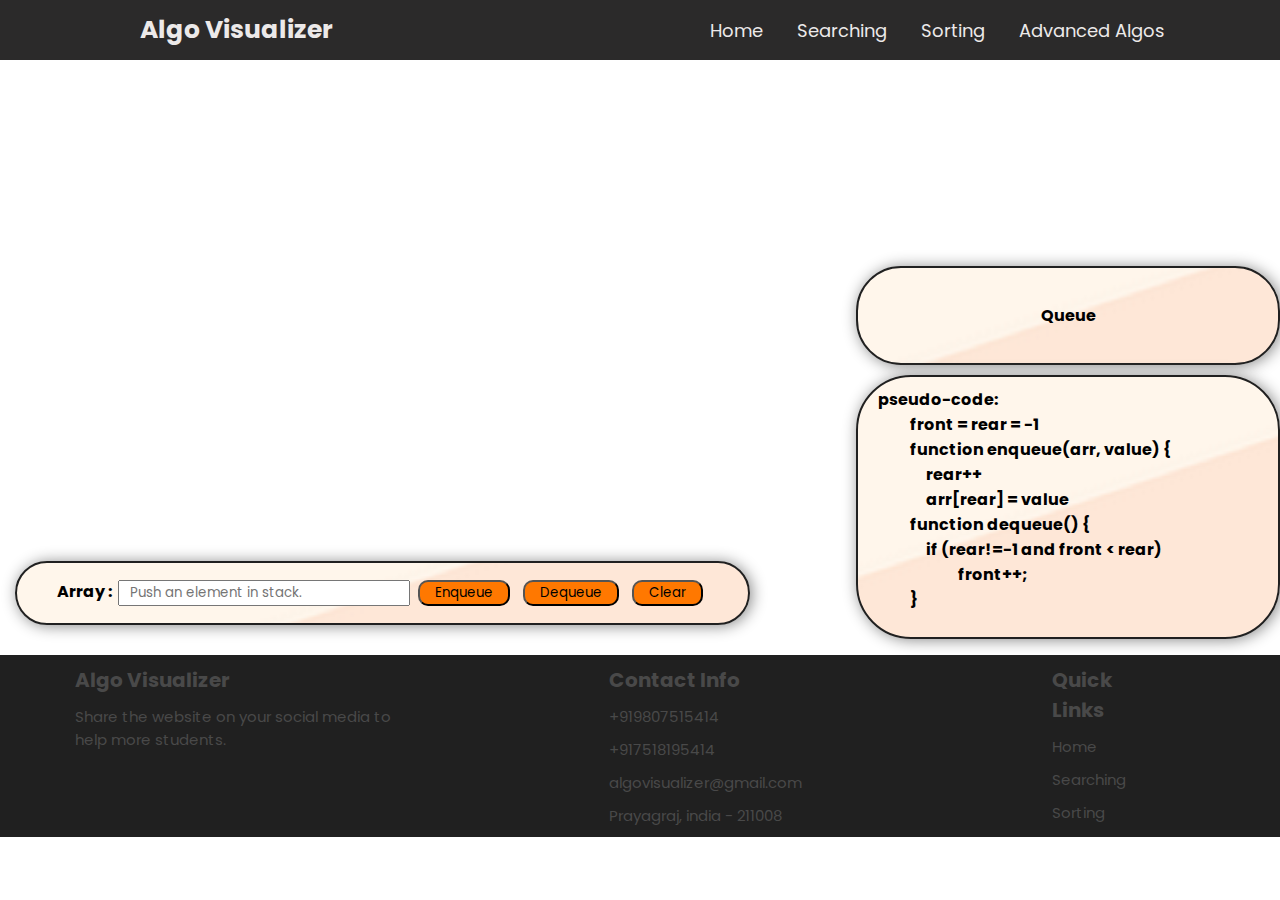
<file: html/queue.html>
<!DOCTYPE html>
<html lang="en">

<head>
    <meta charset="UTF-8">
    <meta http-equiv="X-UA-Compatible" content="IE=edge">
    <meta name="viewport" content="width=device-width, initial-scale=1.0">
    <title>Queue</title>
    <link rel="stylesheet" href="../css/header.css">
    <link rel="stylesheet" href="../css/style.css">
    <link rel="stylesheet" href="../css/footer.css">
</head>

<body>
    <header>
        <div class="logo"><a href="../index.html" class="logo">Algo Visualizer</a></div>

        <nav class="nav">
            <ul>
                <li><a href="../index.html">Home</a></li>
                <li><a href="#">Searching</a></li>
                <li><a href="#">Sorting</a></li>
                <li><a href="#">Advanced Algos</a></li>
            </ul>
        </nav>
    </header>

    <main>
        <div class="box-container">
            <div class="animation-space">
                
            <svg id="bar-container" width="100%" height="100%">

                <!-- <g>
                            <defs>
                                <pattern id="grid" width="30" height="30" patternUnits="userSpaceOnUse">
                                    <rect width="80" height="80" fill="url(#smallGrid)" />
                                    <path d="M 80 0 L 0 0 0 80" fill="none" stroke="gray" stroke-width="1" />
                                </pattern>
                            </defs>
    
                            <rect width="100%" height="100%" fill="url(#grid)" />
                        </g> -->
    
            </svg>
        </div>
            <div class="display"></div>
            <div class="code-snippet">
                <div class="code-snippet-container">
                    <div class="code-guide">
                        <p id="guide">Queue</p>
                    </div>
                    <div class="pseudo-code">
                        <p id="l-1">pseudo-code:</p>
                        <p id="l0">&emsp;&emsp;front = rear = -1 </p>
                        <p id="l1">&emsp;&emsp;function enqueue(arr, value) {</p>
                        <p id="l2">&emsp;&emsp;&emsp;rear++</p>
                        <p id="l3">&emsp;&emsp;&emsp;arr[rear] = value</p>
                        <p id="l4">&emsp;&emsp;function dequeue() {</p>
                        <p id="l5">&emsp;&emsp;&emsp;if (rear!=-1 and front < rear)</p>
                        <p id="l6">&emsp;&emsp;&emsp;&emsp;&emsp;front++;</p>
                        <p id="l7">&emsp;&emsp;}</p>
                    </div>
                </div>
            </div>
            <div class="tool-bar">
                <div class="tool-bar-container">
                    <div class="box1">
                        <label>Array :&nbsp;</label>
                        <input class="inp" type="text" id="user-arr" size="21" placeholder="Push an element in stack.">
                        <button class="btn" onclick="enqueue()">Enqueue</button>
                        <button class="btn" onclick="dequeue()">Dequeue</button>
                        <button class="btn" onclick="clearElements()">Clear</button>
                    </div>
                </div>
            </div>
        </div>
    </main>

    <footer>
        <div class="box1">
            <h3>Algo Visualizer</h3>
            <p>Share the website on your social media to help more students.</p>
        </div>

        <div class="box2">
            <h3>Contact Info</h3>
            <li>+919807515414</li>
            <li>+917518195414</li>
            <li>algovisualizer@gmail.com</li>
            <li>Prayagraj, india - 211008</li>
        </div>

        <div class="box2">
            <h3>Quick Links</h3>
            <li><a href="index.html">Home</a></li>
            <li><a href="#searching">Searching</a></li>
            <li><a href="#sorting">Sorting</a></li>
        </div>
    </footer>
    <script src="../js/queue.js"></script>
</body>

</html>
</file>
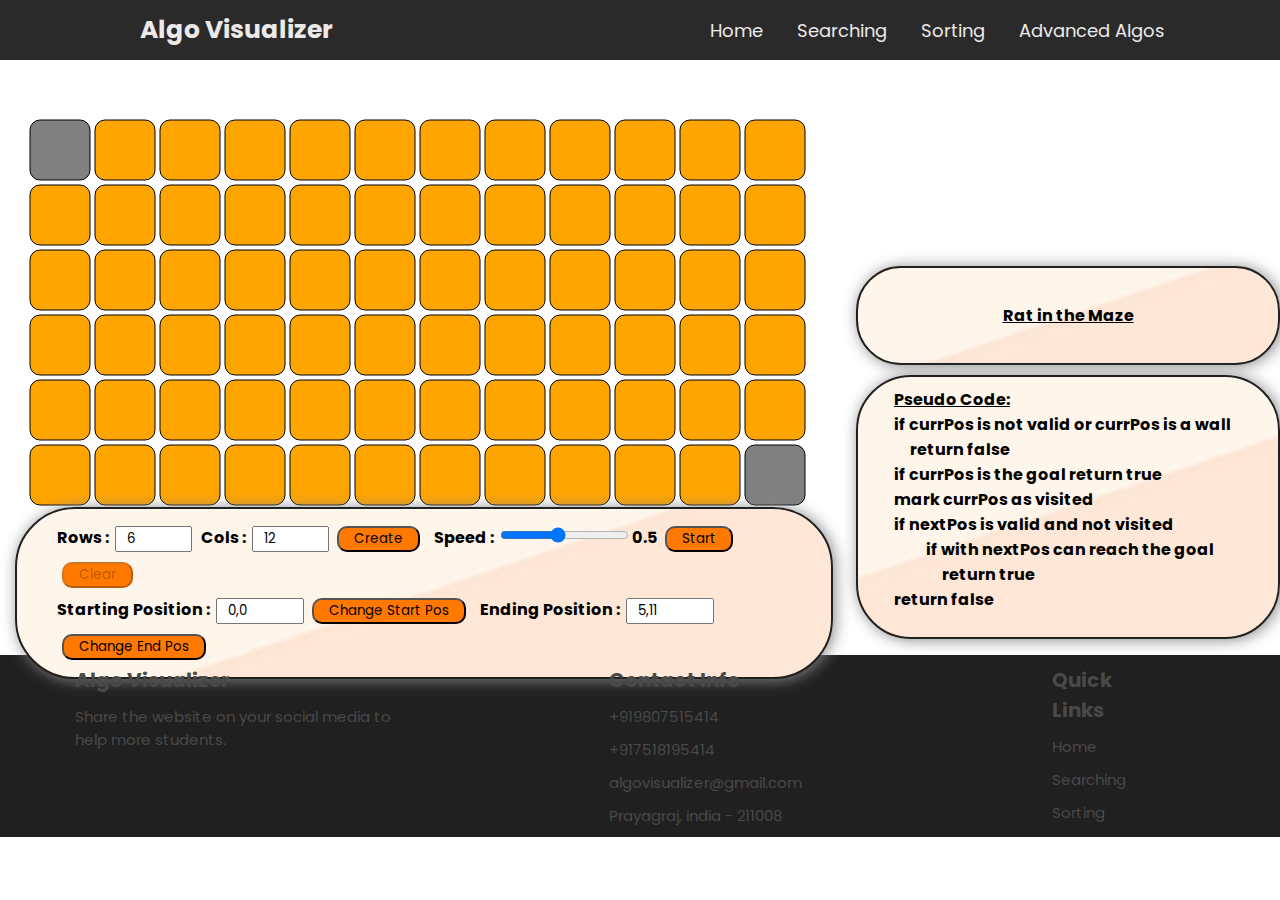
<file: html/rat-in-maze.html>
<!DOCTYPE html>
<html lang="en">

<head>
    <meta charset="UTF-8">
    <meta http-equiv="X-UA-Compatible" content="IE=edge">
    <meta name="viewport" content="width=device-width, initial-scale=1.0">
    <title>Rat in the Maze</title>
    <link rel="stylesheet" href="../css/header.css">
    <link rel="stylesheet" href="../css/style.css">
    <link rel="stylesheet" href="../css/footer.css">
</head>

<body onload="create_maze()">
    <header>
        <div class="logo"><a href="../index.html" class="logo">Algo Visualizer</a></div>

        <nav class="nav">
            <ul>
                <li><a href="../index.html">Home</a></li>
                <li><a href="#">Searching</a></li>
                <li><a href="#">Sorting</a></li>
                <li><a href="#">Advanced Algos</a></li>
            </ul>
        </nav>
    </header>

    <main>
        <div class="box-container">
            <div class="animation-space">
                <svg id="canvas" width="100%" height="100%">
                    <!-- <g>
                        <defs>
                            <pattern id="grid" width="30" height="30" patternUnits="userSpaceOnUse">
                                <rect width="80" height="80" fill="url(#smallGrid)" />
                                <path d="M 80 0 L 0 0 0 80" fill="none" stroke="gray" stroke-width="1" />
                            </pattern>
                        </defs>

                        <rect width="100%" height="100%" fill="url(#grid)" />
                    </g> -->

                </svg>
            </div>
            <div class="display"></div>
            <div class="code-snippet">
                <div class="code-snippet-container">
                    <div class="code-guide">
                        <p id="guid"><u>Rat in the Maze</u></p>
                    </div>
                    <div class="pseudo-code">
                        <p id="line1">&emsp;<u>Pseudo Code:</u></p>
                        <p id="line2">&emsp;if currPos is not valid or currPos is a wall</p>
                        <p id="line3">&emsp;&emsp;return false</p>
                        <p id="line4">&emsp;if currPos is the goal return true</p>
                        <p id="line5">&emsp;mark currPos as visited</p>
                        <p id="line6">&emsp;if nextPos is valid and not visited</p>
                        <p id="line7">&emsp;&emsp;&emsp;if with nextPos can reach the goal</p>
                        <p id="line8">&emsp;&emsp;&emsp;&emsp;return true</p>
                        <p id="line9">&emsp;return false</p>
                    </div>
                </div>
            </div>
            <div class="tool-bar">
                <div class="tool-bar-container">
                    <div class="box1">
                        <label>Rows :&nbsp;</label>
                        <input class="inp" type="text" id="mat-row" size="2" placeholder="max 6" value="6">
                        <label>&nbsp; Cols :&nbsp;</label>
                        <input class="inp" type="text" id="mat-col" size="2" placeholder="max 12" value="12">
                        <button class="btn" id="createbtn" onclick="create_user_defined_maze()">Create</button>
                        <label>&nbsp; Speed :&nbsp;</label>
                        <input id="speed" type="range" min=".1" max="1" step=".1" value=".5">
                        <span id="timeValue"> 0.5</span>
                        <button class="btn" id="startBtn" onclick="start()">Start</button>
                        <button class="btn" id="clearBtn" disabled>Clear</button>
                    </div>
                    <div class="box2">
                        <label>Starting Position :&nbsp;</label>
                        <input class="inp" type="text" id="starting-pos" size="3" placeholder="eg (2,3)" value="0,0">
                        <button class="btn" id="change_startposbtn" onclick="change_start_pos()">Change Start Pos</button>
                        <label>&nbsp; Ending Position :&nbsp;</label>
                        <input class="inp" type="text" id="ending-pos" size="3" placeholder="eg (2,3)" value="5,11">
                        <button class="btn" id="change_endposbtn" onclick="change_end_pos()">Change End Pos</button>
                    </div>
                </div>
            </div>
        </div>
    </main>

    <footer>
        <div class="box1">
            <h3>Algo Visualizer</h3>
            <p>Share the website on your social media to help more students.</p>
        </div>

        <div class="box2">
            <h3>Contact Info</h3>
            <li>+919807515414</li>
            <li>+917518195414</li>
            <li>algovisualizer@gmail.com</li>
            <li>Prayagraj, india - 211008</li>
        </div>

        <div class="box2">
            <h3>Quick Links</h3>
            <li><a href="index.html">Home</a></li>
            <li><a href="#searching">Searching</a></li>
            <li><a href="#sorting">Sorting</a></li>
        </div>
    </footer>

    <script src="../js/rat-in-maze.js"></script>
</body>

</html>
</file>
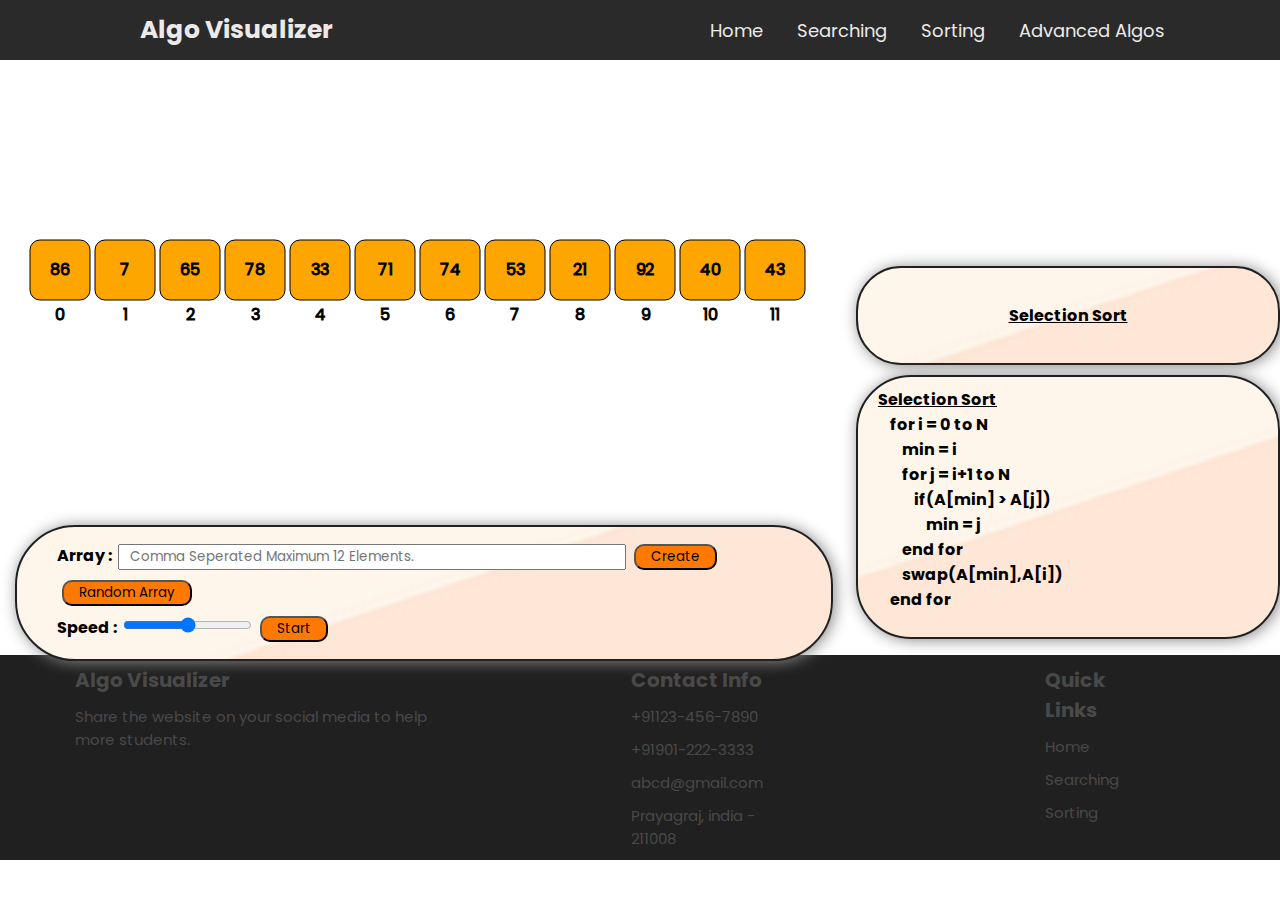
<file: html/selection-sort.html>
<!DOCTYPE html>
<html lang="en">

<head>
    <meta charset="UTF-8">
    <meta http-equiv="X-UA-Compatible" content="IE=edge">
    <meta name="viewport" content="width=device-width, initial-scale=1.0">
    <title>Selection Sort</title>
    <link rel="stylesheet" href="../css/header.css">
    <link rel="stylesheet" href="../css/style.css">
    <link rel="stylesheet" href="../css/footer.css">
</head>

<body onload="random_array()">
    <header>
        <div class="logo"><a href="../index.html" class="logo">Algo Visualizer</a></div>

        <nav class="nav">
            <ul>
                <li><a href="../index.html">Home</a></li>
                <li><a href="#">Searching</a></li>
                <li><a href="#">Sorting</a></li>
                <li><a href="#">Advanced Algos</a></li>
            </ul>
        </nav>
    </header>

    <main>
        <div class="box-container">
            <div class="animation-space">
                <svg id="canvas" width="100%" height="100%"></svg>
            </div>
            <div class="display"></div>
            <div class="code-snippet">
                <div class="code-snippet-container">
                    <div class="code-guide">
                        <p id="guid"><u>Selection Sort</u></p>
                    </div>
                    <div class="pseudo-code">
                        <p id="line1"><u>Selection Sort</u></p>
                        <p><pre id="line2">    for i = 0 to N</pre></p>
                        <p><pre id="line3">        min = i</pre></p>
                        <p><pre id="line4">        for j = i+1 to N</pre></p>
                        <p><pre id="line5">            if(A[min] > A[j])</pre></p>
                        <p><pre id="line6">                min = j</pre></p>
                        <p><pre id="line7">        end for</pre></p>
                        <p><pre id="line8">        swap(A[min],A[i])</pre></p>
                        <p><pre  id="line9">    end for</pre></p>
                    </div>
                </div>
            </div>
            <div class="tool-bar">
                <div class="tool-bar-container">
                    <div class="box1">
                        <label>Array :&nbsp;</label>
                        <input class="inp" type="text" id="user-arr" size="40" placeholder="Comma Seperated Maximum 12 Elements.">
                        <button class="btn" onclick="clear_canvas(), user_array()">Create</button>
                        <button class="btn" onclick="clear_canvas(), random_array()">Random Array</button>
                    </div>
                    <div class="box2">
                        <label>Speed :&nbsp;</label>
                        <input id="speed-bar" type="range" min="0" max="1000">
                        <button class="btn" onclick="selection_sort()">Start</button>
                    </div>
                </div>
            </div>
        </div>
    </main>

    <footer>
        <div class="box1">
            <h3>Algo Visualizer</h3>
            <p>Share the website on your social media to help more students.</p>
        </div>

        <div class="box2">
            <h3>Contact Info</h3>
            <li>+91123-456-7890</li>
            <li>+91901-222-3333</li>
            <li>abcd@gmail.com</li>
            <li>Prayagraj, india - 211008</li>
        </div>

        <div class="box2">
            <h3>Quick Links</h3>
            <li><a href="index.html">Home</a></li>
            <li><a href="#searching">Searching</a></li>
            <li><a href="#sorting">Sorting</a></li>
        </div>
    </footer>

    <script src="../js/selection-sort.js"></script>
</body>

</html>
</file>
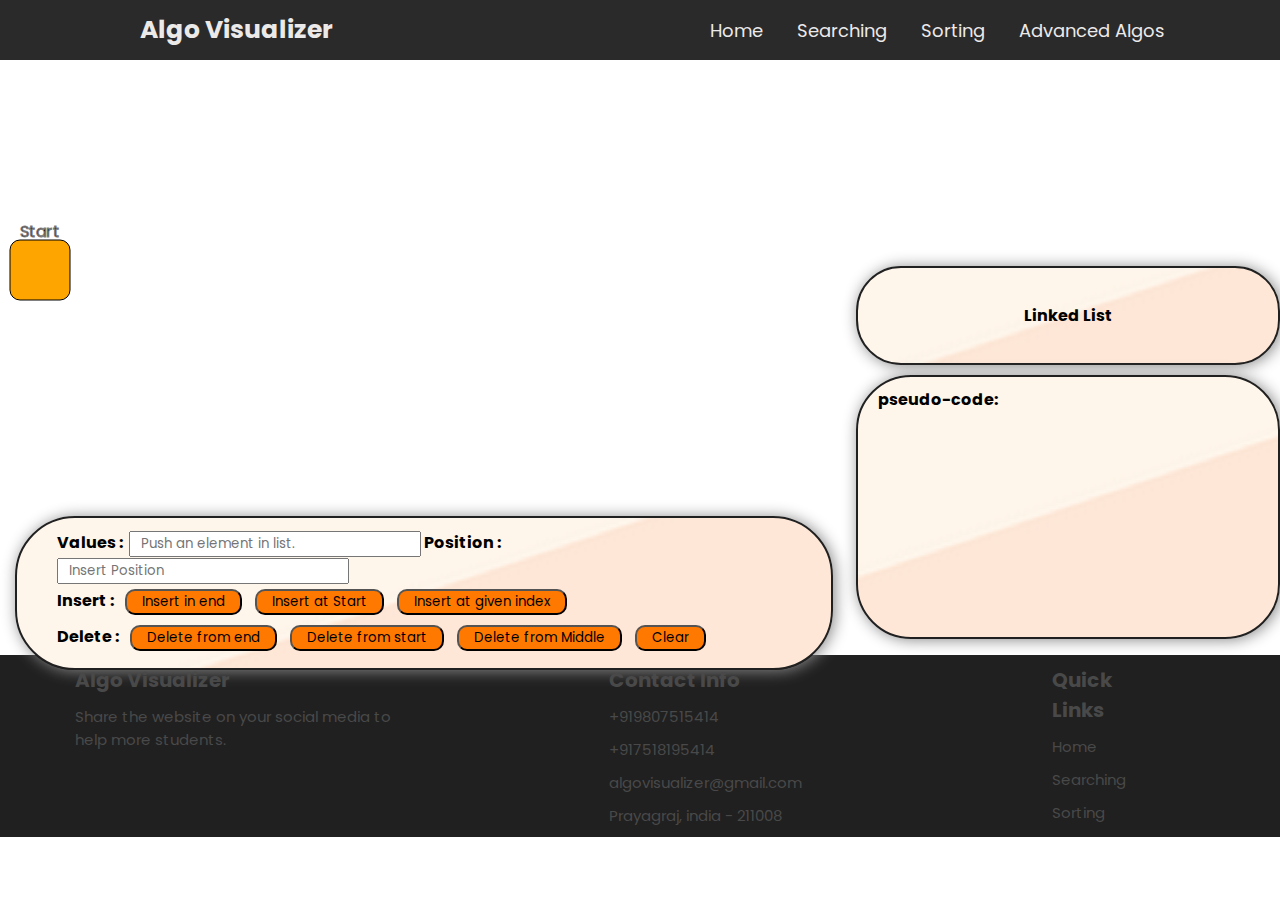
<file: html/singly-linked-list.html>
<!DOCTYPE html>
<html lang="en">

<head>
    <meta charset="UTF-8">
    <meta http-equiv="X-UA-Compatible" content="IE=edge">
    <meta name="viewport" content="width=device-width, initial-scale=1.0">
    <title>Singly Linkedlist</title>
    <link rel="stylesheet" href="../css/header.css">
    <link rel="stylesheet" href="../css/style.css">
    <link rel="stylesheet" href="../css/footer.css">
</head>

<body onload="targetRect()">
    <header>
        <div class="logo"><a href="../index.html" class="logo">Algo Visualizer</a></div>

        <nav class="nav">
            <ul>
                <li><a href="../index.html">Home</a></li>
                <li><a href="#">Searching</a></li>
                <li><a href="#">Sorting</a></li>
                <li><a href="#">Advanced Algos</a></li>
            </ul>
        </nav>
    </header>

    <main>
        <div class="box-container">
            <div class="animation-space">
                
            <svg id="bar-container" width="100%" height="100%">

                <g>
                            <!-- <defs>
                                <pattern id="grid" width="30" height="30" patternUnits="userSpaceOnUse">
                                    <rect width="80" height="80" fill="url(#smallGrid)" />
                                    <path d="M 80 0 L 0 0 0 80" fill="none" stroke="gray" stroke-width="1" />
                                </pattern>
                            </defs> -->
    
                            <rect width="100%" height="100%" fill="url(#grid)" />
                        </g>
    
            </svg>
        </div>
            <div class="display"></div>
            <div class="code-snippet">
                <div class="code-snippet-container">
                    <div class="code-guide">
                        <p id="guide">Linked List</p>
                    </div>
                    <div class="pseudo-code">
                        <p id="l-1">pseudo-code:</p>
                        <p id="l0"></p>
                        <p id="l1"></p>
                        <p id="l2"></p>
                        <p id="l3"></p>
                        <p id="l4"></p>
                        <p id="l5"></p>
                        <p id="l6"></p>
                        <p id="l7"></p>
                    </div>
                </div>
            </div>
            <div class="tool-bar">
                <div class="tool-bar-container">
                    <div class="box1">
                        <label>Values :&nbsp;</label>
                        <input class="inp" type="text" id="user-arr" size="21" placeholder="Push an element in list.">
                        <label>Position :&nbsp;</label>
                        <input class="inp" type="text" id="position" size="21" placeholder="Insert Position">
                        
                    </div>
                    <div class="box1">
                        <div class="box1">
                            <label>Insert :&nbsp;</label>
                            <button class="btn" onclick="insert()">Insert in end</button>
                            <button class="btn" onclick="insertStart()">Insert at Start</button>
                            <button class="btn" onclick="insertMiddle()">Insert at given index</button>
                        </div>
                        <label>Delete :&nbsp;</label>
                        <button class="btn" onclick="remove()">Delete from end</button>
                        <button class="btn" onclick="deleteStart()">Delete from start</button>
                        <button class="btn" onclick="deleteMiddle()">Delete from Middle</button>
                        <button class="btn" onclick="clearElements()">Clear</button>
                    </div>
                </div>
            </div>
        </div>
    </main>

    <footer>
        <div class="box1">
            <h3>Algo Visualizer</h3>
            <p>Share the website on your social media to help more students.</p>
        </div>

        <div class="box2">
            <h3>Contact Info</h3>
            <li>+919807515414</li>
            <li>+917518195414</li>
            <li>algovisualizer@gmail.com</li>
            <li>Prayagraj, india - 211008</li>
        </div>

        <div class="box2">
            <h3>Quick Links</h3>
            <li><a href="index.html">Home</a></li>
            <li><a href="#searching">Searching</a></li>
            <li><a href="#sorting">Sorting</a></li>
        </div>
    </footer>
    <script src="../js/singly-linked-list.js"></script>
</body>

</html>
</file>
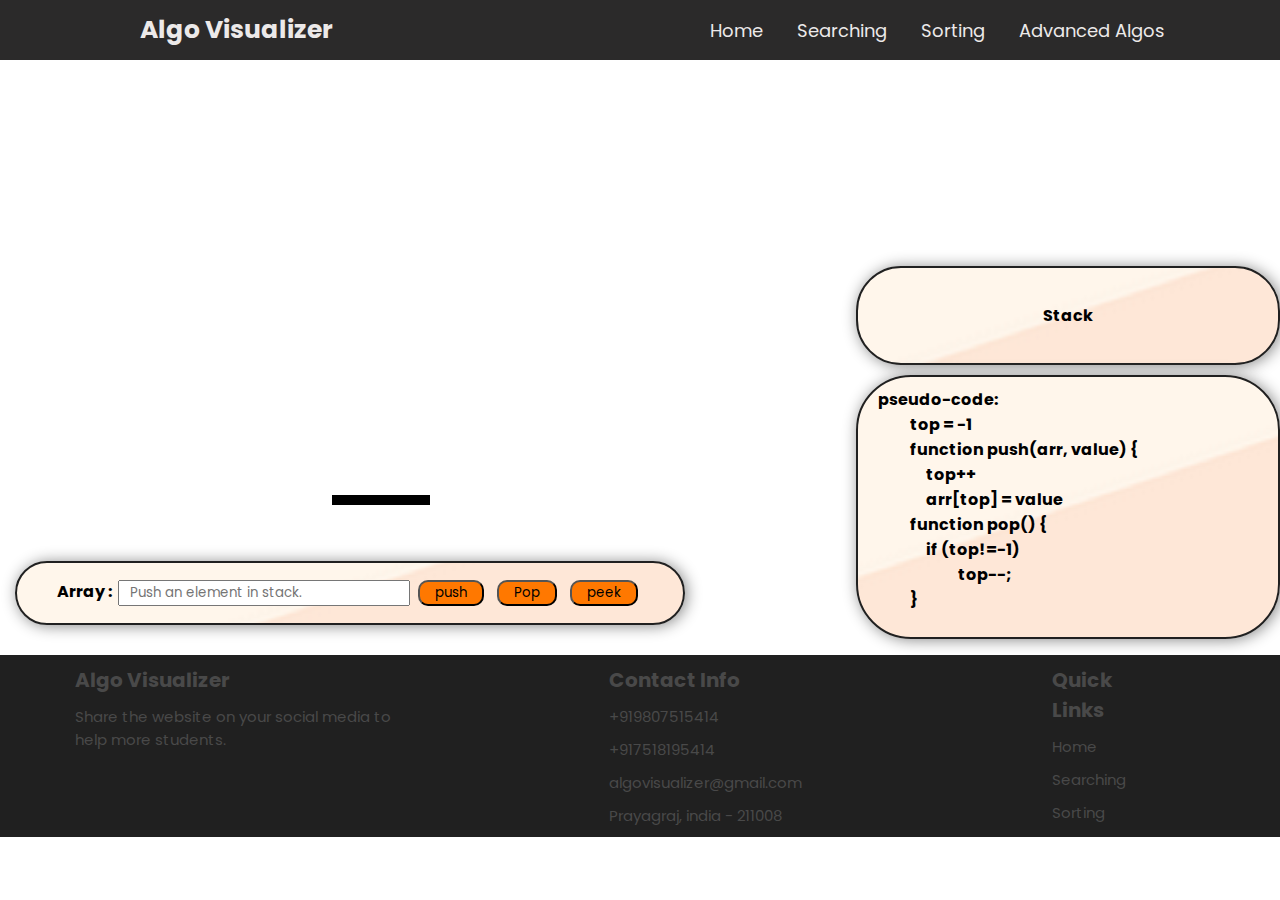
<file: html/stack.html>
<!DOCTYPE html>
<html lang="en">

<head>
    <meta charset="UTF-8">
    <meta http-equiv="X-UA-Compatible" content="IE=edge">
    <meta name="viewport" content="width=device-width, initial-scale=1.0">
    <title>Stack</title>
    <link rel="stylesheet" href="../css/header.css">
    <link rel="stylesheet" href="../css/style.css">
    <link rel="stylesheet" href="../css/footer.css">
</head>

<body onload="startbar()">
    <header>
        <div class="logo"><a href="../index.html" class="logo">Algo Visualizer</a></div>

        <nav class="nav">
            <ul>
                <li><a href="../index.html">Home</a></li>
                <li><a href="#">Searching</a></li>
                <li><a href="#">Sorting</a></li>
                <li><a href="#">Advanced Algos</a></li>
            </ul>
        </nav>
    </header>

    <main>
        <div class="box-container">
            <div class="animation-space">
                
            <svg id="bar-container" width="100%" height="100%">

                <!-- <g>
                    <defs>
                        <pattern id="grid" width="30" height="30" patternUnits="userSpaceOnUse">
                            <rect width="80" height="80" fill="url(#smallGrid)" />
                            <path d="M 80 0 L 0 0 0 80" fill="none" stroke="gray" stroke-width="1" />
                        </pattern>
                    </defs>

                    <rect width="100%" height="100%" fill="url(#grid)" />
                </g> -->
    
            </svg>
        </div>
            <div class="display"></div>
            <div class="code-snippet">
                <div class="code-snippet-container">
                    <div class="code-guide">
                        <p id="guide">Stack</p>
                    </div>
                    <div class="pseudo-code">
                        <p id="l-1">pseudo-code:</p>
                        <p id="l0">&emsp;&emsp;top = -1</p>
                        <p id="l1">&emsp;&emsp;function push(arr, value) {</p>
                        <p id="l2">&emsp;&emsp;&emsp;top++</p>
                        <p id="l3">&emsp;&emsp;&emsp;arr[top] = value</p>
                        <p id="l4">&emsp;&emsp;function pop() {</p>
                        <p id="l5">&emsp;&emsp;&emsp;if (top!=-1)</p>
                        <p id="l6">&emsp;&emsp;&emsp;&emsp;&emsp;top--;</p>
                        <p id="l7">&emsp;&emsp;}</p>
                    </div>
                </div>
            </div>
            <div class="tool-bar">
                <div class="tool-bar-container">
                    <div class="box1">
                        <label>Array :&nbsp;</label>
                        <input class="inp" type="text" id="user-arr" size="21" placeholder="Push an element in stack.">
                        <button class="btn" onclick="push()">push</button>
                        <button class="btn" onclick="pop()">Pop</button>
                        <button class="btn" onclick="peek()">peek</button>
                    </div>
                </div>
            </div>
        </div>
    </main>

    <footer>
        <div class="box1">
            <h3>Algo Visualizer</h3>
            <p>Share the website on your social media to help more students.</p>
        </div>

        <div class="box2">
            <h3>Contact Info</h3>
            <li>+919807515414</li>
            <li>+917518195414</li>
            <li>algovisualizer@gmail.com</li>
            <li>Prayagraj, india - 211008</li>
        </div>

        <div class="box2">
            <h3>Quick Links</h3>
            <li><a href="index.html">Home</a></li>
            <li><a href="#searching">Searching</a></li>
            <li><a href="#sorting">Sorting</a></li>
        </div>
    </footer>
    <script src="../js/stack.js"></script>
</body>

</html>
</file>
<file: css/header.css>
@import url('https://fonts.googleapis.com/css2?family=Poppins:wght@100;300;400;500;600&display=swap');

:root {
    --background: rgb(236, 233, 233);
    --orange: #ff7800;
    --black: #202020;
    --lightblack: rgb(73, 73, 73);
    --shadow: 0 15px 15px rgb(194, 192, 192);
    --border: rgb(43, 42, 42);
}

* {
    margin: 0;
    padding: 0;
    font-family: 'Poppins', sans-serif;
    transition: all .3s linear;
}

header {
    position: fixed;
    z-index: 1;
    width: 100%;
    height: 60px;
    background-color: var(--border);
    display: flex;
    justify-content: space-between;
    align-items: center;
}

header .logo {
    margin: 0 60px;
    padding: 0 10px;
    font-size: 25px;
    font-weight: bold;
    text-decoration: none;
}

header .logo a {
    color: var(--background);
}

header .nav {
    margin: 0 75px;
    padding: 0 25px;
}

header .nav ul {
    text-decoration: none;
}

header .nav ul li {
    margin: 0 15px;
    font-size: 18px;
    display: inline;
    list-style: none;
}

header .nav ul li a {
    text-decoration: none;
    color: var(--background);
}

header .nav ul li a:hover {
    color: var(--orange);
}
</file>
<file: css/main.css>
.content {
    height: 300px;
    display: flex;
    flex-direction: column;
    justify-content: center;
    align-items: center;
    background-image: url(../img/background.png);
    background-position: center;
    background-size: cover;
}

.content h3 {
    font-size: 25px;
    color: var(--black);
}

.content h3 span {
    color: var(--orange);
}

.content p {
    font-size: 18px;
    color: var(--lightblack);
}

.heading {
    margin: 25px;
    text-align: center;
    font-size: 25px;
    color: var(--black);
}

.heading span {
    padding: 5px 15px;
    background: var(--orange);
    color: var(--background);
    display: inline-block;
    clip-path: polygon(100% 0, 93% 50%, 100% 99%, 0% 100%, 7% 50%, 0% 0%);
}

.box-container {
    margin: 35px;
    display: flex;
    justify-content: center;
    align-items: center;
}

.box {
    margin: 25px;
    padding: 0 10px;
    display: flex;
    justify-content: center;
    align-items: center;
    flex-direction: column;
    width: 400px;
    height: 400px;
    border: 2px solid black;
    color: var(--lightblack);
    border-radius: 10px;
}

.box img {
    margin: 20px;
    width: 200px;
    height: 200px;
}

.box h3 {
    font-weight: bolder;
    font-size: 20px;
    color: var(--black);
}

.btn {
    margin: 10px;
    padding: 10px;
    text-decoration: none;
    background-color: var(--orange);
    color: var(--black);
    cursor: pointer;
    border: 2px solid var(--black);
    border-radius: 15px;
}

.box:hover {
    box-shadow: var(--shadow);
    border: 2px solid var(--orange);
}

.btn:hover {
    background-color: var(--border);
    color: var(--background);
}
</file>
<file: css/footer.css>
footer {
    display: flex;
    justify-content: space-between;
    align-items: baseline;
    background-color: var(--black);
    color: var(--lightblack);
    font-size: 15px;
}

footer h3 {
    font-weight: bolder;
    font-size: 20px;
}

footer .box1 {
    width: 375px;
    margin: 0 75px;
}

footer .box1 p {
    margin-top: 10px;
}

footer .box2 {
    margin: 10px 125px;
}

footer .box2 li {
    margin-top: 10px;
    list-style: none;
}

footer .box2 li a {
    text-decoration: none;
    color: var(--lightblack);
}

footer .box2 li a:hover {
    color: var(--orange);
}
</file>
<file: css/style.css>
.box-container {
    height: 655px;
    display: grid;
    grid-template-rows: 1fr 1fr 125px;
    grid-template-columns: repeat(3, 1fr);
    gap: 8px;
}

.animation-space {
    grid-row-start: 1;
    grid-row-end: 3;
    grid-column-start: 1;
    grid-column-end: 3;
}

.code-snippet {
    grid-row-start: 2;
    grid-row-end: 4;
    display: flex;
    justify-content: center;
    align-items: center;
    flex-direction: column;
}

.code-snippet-container {
    display: flex;
    justify-content: center;
    align-items: flex-start;
    flex-direction: column;
}

.code-guide {
    margin-bottom: 10px;
    padding: 10px 20px;
    width: 380px;
    height: 75px;
    /* overflow-y: auto; */
    display: flex;
    justify-content: center;
    align-items: center;
    background-image: url(../img/background.png);
    background-position: center;
    border: 2px solid var(--black);
    border-radius: 45px;
    box-shadow: 2px 1px 15px #888888;
    font-weight: bold;
}

.pseudo-code {
    margin-bottom: 15px;
    padding: 10px 20px;
    width: 380px;
    height: 240px;
    background-image: url(../img/background.png);
    background-position: center;
    border-radius: 55px;
    border: 2px solid var(--black);
    box-shadow: 2px 1px 15px #888888;
    font-weight: bold;
}

.tool-bar {
    grid-column-start: 1;
    grid-column-end: 3;
    display: flex;
    justify-content: flex-start;
    align-items: center;
    font-weight: bold;
}

.tool-bar-container {
    margin: 0 15px;
    padding: 12px 40px;
    display: flex;
    justify-content: center;
    align-items: flex-start;
    flex-direction: column;
    background-image: url(../img/background.png);
    background-position: center;
    border: 2px solid var(--black);
    border-radius: 60px;
    box-shadow: 2px 1px 15px #888888;
}

.tool-bar-container .inp {
    padding: 1px 10px;
}

.tool-bar-container .btn {
    margin: 5px;
    padding: 1px 15px;
    background-color: var(--orange);
    border-radius: 10px;
}

.tool-bar-container .btn:hover {
    background-color: var(--border);
    color: var(--background);
    box-shadow: 2px 1px 15px #888888;
}

.preview{
    font-size: 13px;
}
</file>
